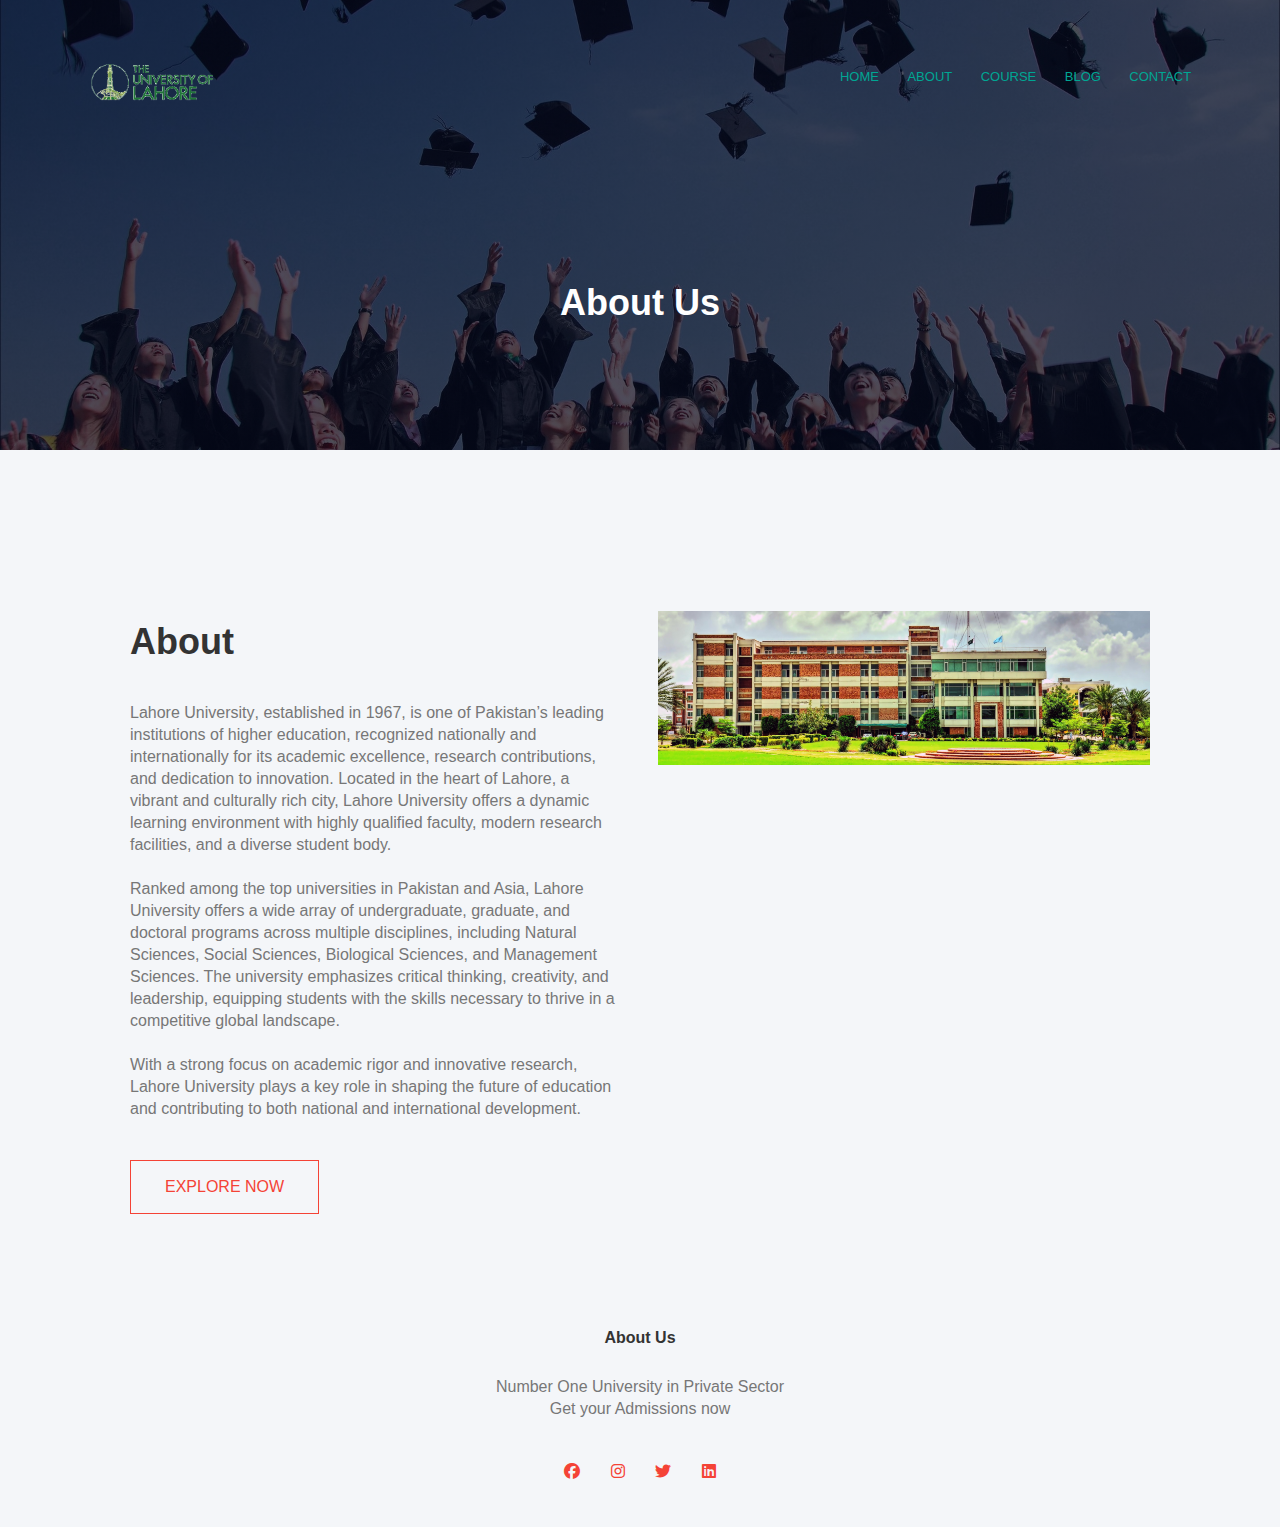
<file: YoungDev Task/About.html>
<!DOCTYPE html>
<html lang="en">
<head>
  <meta name="viewport" content="width=device-width, initial-scale=1.0">
  <title>University Website Design - Easy Tutorials</title>

  <!-- CSS -->
  <link rel="stylesheet" href="style.css">

  <!-- Google Fonts -->
  <link rel="preconnect" href="https://fonts.googleapis.com">
  <link rel="preconnect" href="https://fonts.gstatic.com" crossorigin>
  <link href="https://fonts.googleapis.com/css2?family=Poppins:wght@100;200;300;400;600;700&display=swap" rel="stylesheet">

  <!-- Font Awesome 6 (latest) -->
  <link rel="stylesheet" href="https://cdnjs.cloudflare.com/ajax/libs/font-awesome/6.5.0/css/all.min.css">
</head>

<body>
  <!-- HEADER -->
  <section class="sub-header">
    <nav>
      <a href="index.html"><img src="image/logo.png" alt="Logo"></a>
      
      <!-- Fixed opening tag for nav-links -->
      <div class="nav-links" id="navLinks">
        <i class="fa-solid fa-xmark" onclick="hideMenu()"></i>
          
        <ul>
          <li><a href="index.html">HOME</a></li>
          <li><a href="About.html">ABOUT</a></li>
          <li><a href="course.html">COURSE</a></li>
          <li><a href="blog.html">BLOG</a></li>
          <li><a href="contact.html">CONTACT</a></li>
        </ul>
      </div>

      <i class="fa-solid fa-bars" onclick="showMenu()"></i>
    </nav>
    <h1>About Us</h1>
  </section>

  <!-- ABOUT SECTION -->
  <section class="about-us">
    <div class="row">
      <div class="about-col">
        <h1>About</h1>
          <p>
  <b>Lahore University</b>, established in 1967, is one of Pakistan’s leading institutions of higher education, recognized nationally and internationally for its academic excellence, research contributions, and dedication to innovation. Located in the heart of <b>Lahore</b>, a vibrant and culturally rich city, Lahore University offers a dynamic learning environment with highly qualified faculty, modern research facilities, and a diverse student body.<br><br>

  Ranked among the top universities in Pakistan and Asia, Lahore University offers a wide array of <b>undergraduate, graduate, and doctoral programs</b> across multiple disciplines, including <b>Natural Sciences, Social Sciences, Biological Sciences, and Management Sciences</b>. The university emphasizes critical thinking, creativity, and leadership, equipping students with the skills necessary to thrive in a competitive global landscape.<br><br>

  With a strong focus on <b>academic rigor and innovative research</b>, Lahore University plays a key role in shaping the future of education and contributing to both national and international development.
</p>
        <a href="Explore.html" class="hero-btn red-btn">EXPLORE NOW</a>
      </div>
      <div class="about-col">
        <img src="image/banner%202.jpg" alt="About Us">
      </div>
    </div>
  </section>

  <!-- FOOTER -->
  <section class="footer">
    <h4>About Us</h4>
    <p>Number One University in Private Sector<br>Get your Admissions now</p>
    <div class="icons">
      <i class="fa-brands fa-facebook"></i>
      <i class="fa-brands fa-instagram"></i>
      <i class="fa-brands fa-twitter"></i>
      <i class="fa-brands fa-linkedin"></i>
    </div>
  </section>

  <!-- SCRIPT -->
  <script>
    var navLinks = document.getElementById("navLinks");
    function showMenu() {
      navLinks.style.right = "0";
    }
    function hideMenu() {
      navLinks.style.right = "-200px";
    }
  </script>
</body>
</html>
</file>
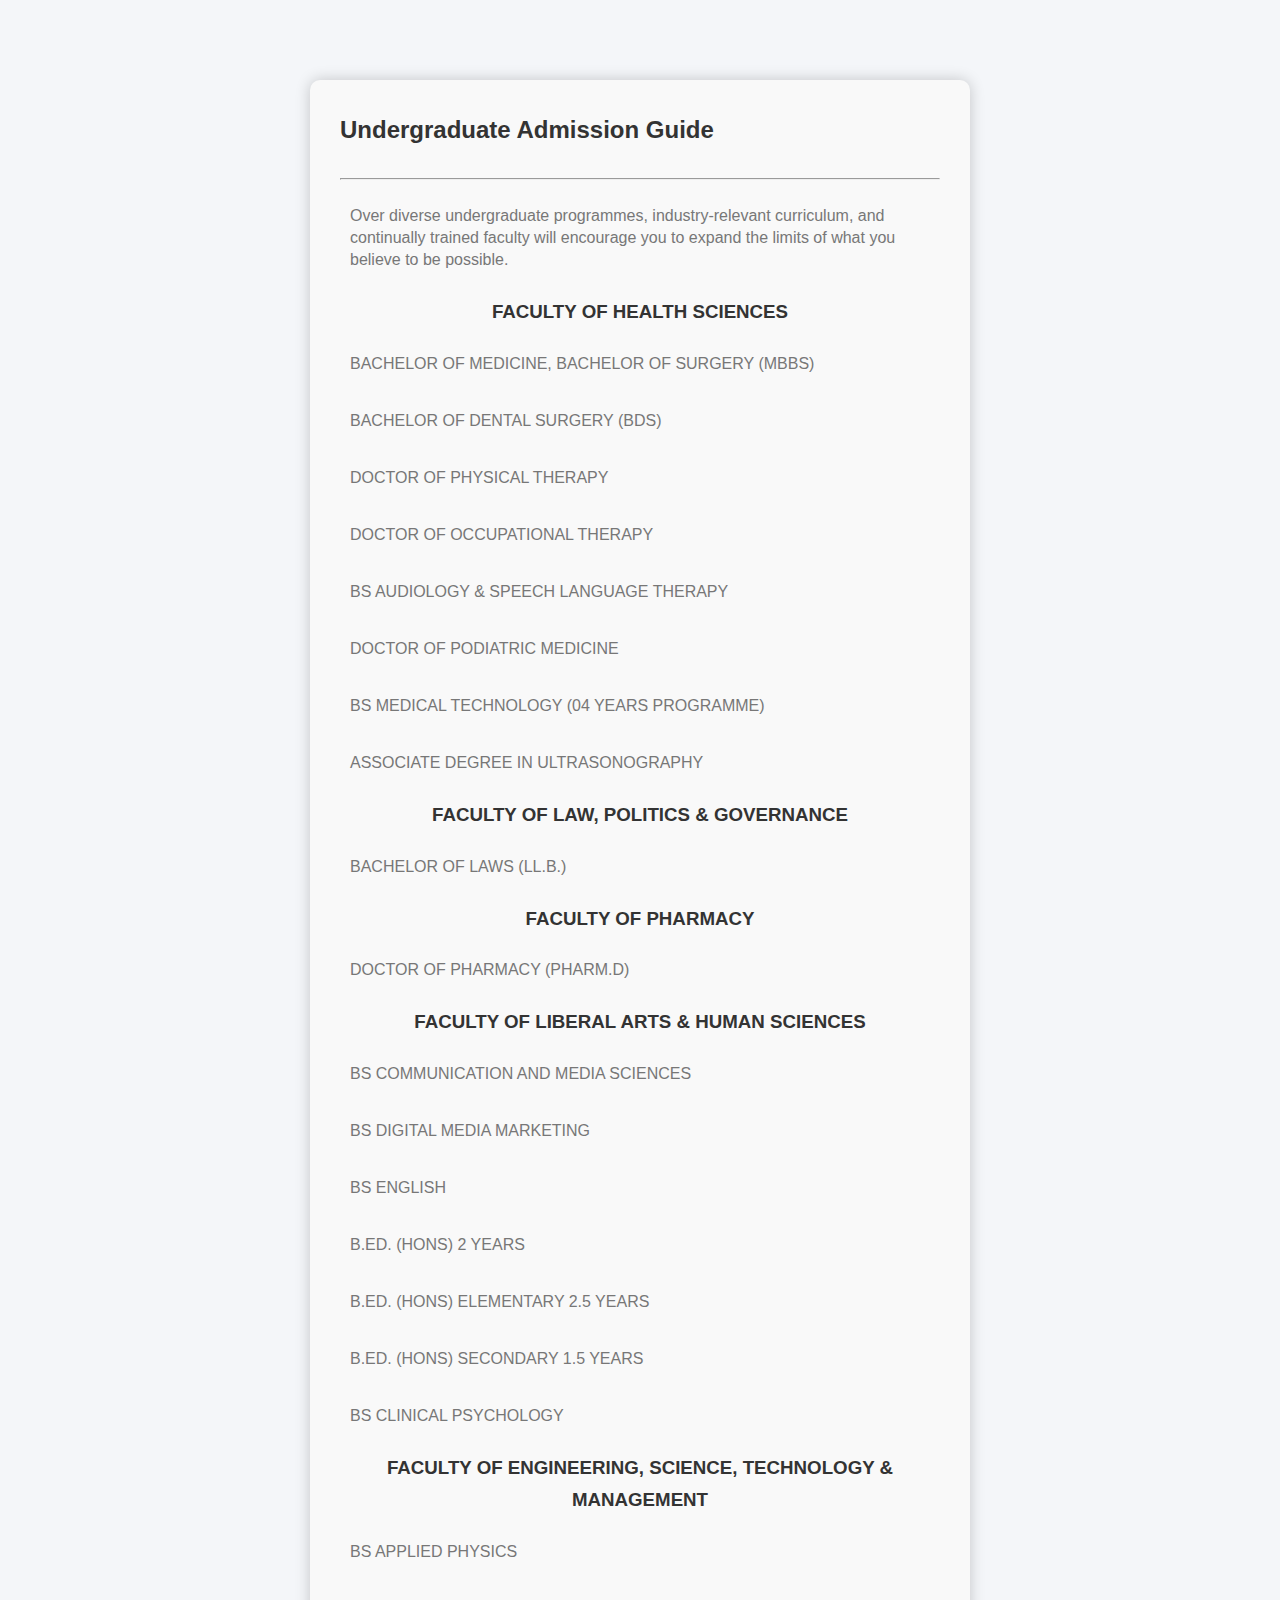
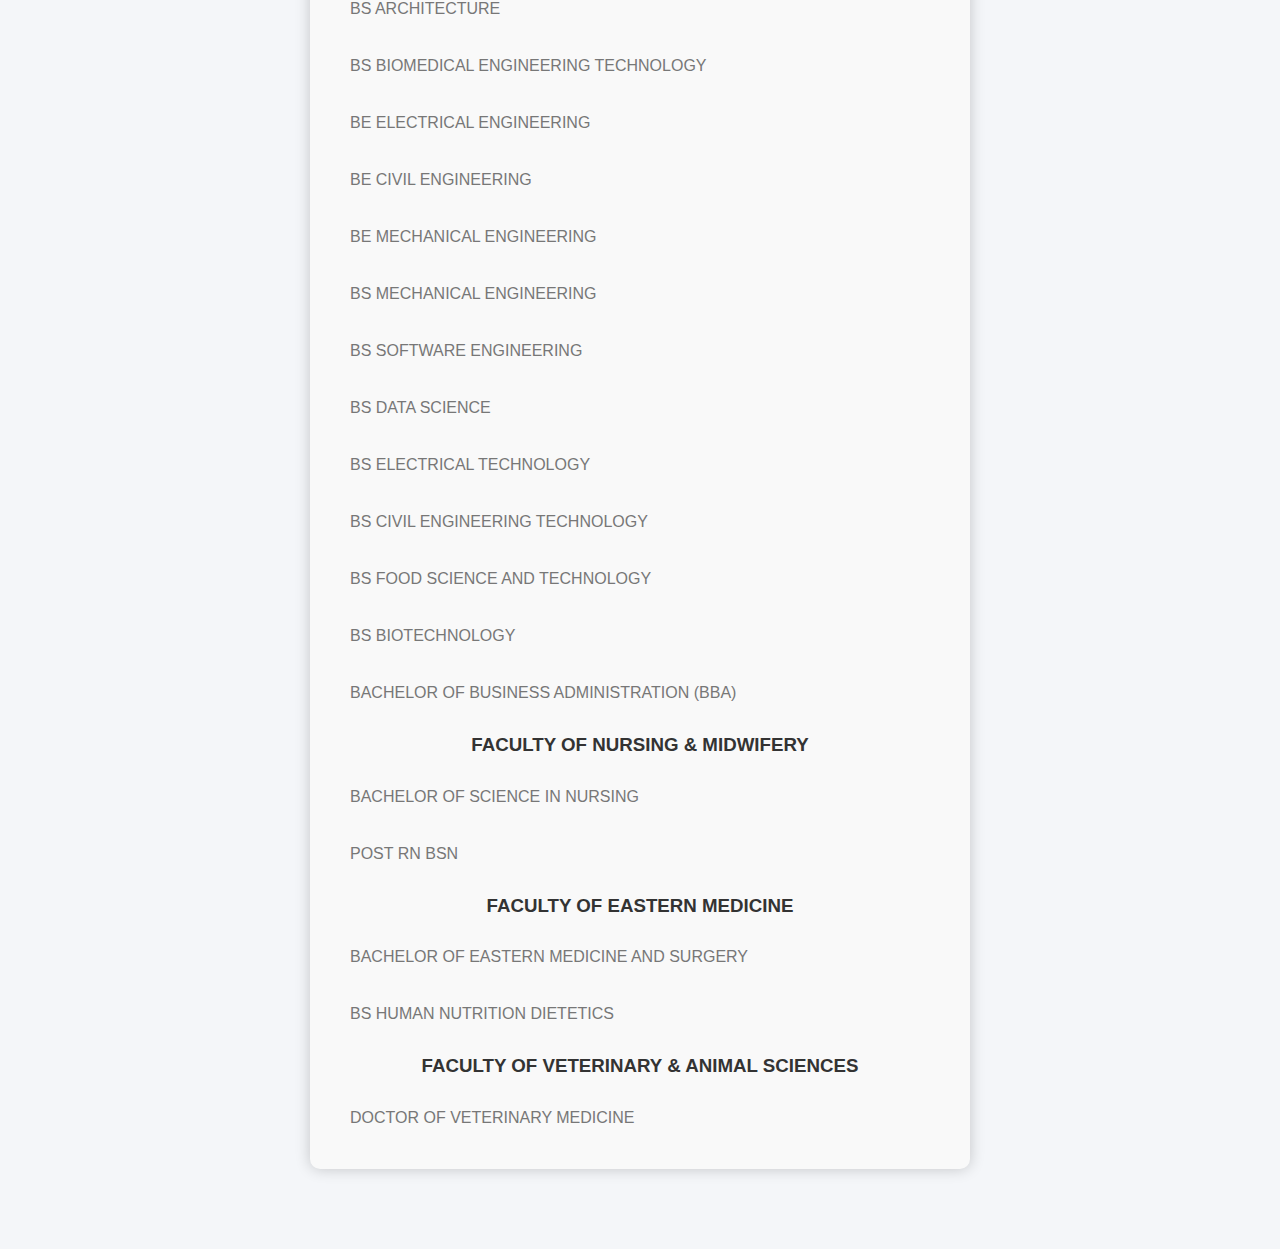
<file: YoungDev Task/Admission.html>
<!DOCTYPE html>
<html>
<head>
    <meta charset="UTF-8">
    <title>Courses Offered</title>
    <link rel="stylesheet" href="style.css">
    <style>
        .admission-box {
            background-color: #f9f9f9;
            padding: 30px;
            border-radius: 10px;
            width: 600px;
            margin: 80px auto;
            box-shadow: 0 0 15px rgba(0,0,0,0.2);
            font-family: 'Poppins', sans-serif;
        }
    </style>
</head>
<body>
    <div class="admission-box">
        <h2><b>Undergraduate Admission Guide</b></h2><br><hr>
        <!-- 🖊 Add your content below this line -->
    <p>Over diverse undergraduate programmes, industry-relevant curriculum, and continually trained faculty will encourage you to expand the limits of what you believe to be possible.</p>
       <h3>FACULTY OF HEALTH SCIENCES</h3>
<p>BACHELOR OF MEDICINE, BACHELOR OF SURGERY (MBBS)</p>
<p>BACHELOR OF DENTAL SURGERY (BDS)</p>
<p>DOCTOR OF PHYSICAL THERAPY</p>
<p>DOCTOR OF OCCUPATIONAL THERAPY</p>
<p>BS AUDIOLOGY & SPEECH LANGUAGE THERAPY</p>
<p>DOCTOR OF PODIATRIC MEDICINE</p>
<p>BS MEDICAL TECHNOLOGY (04 YEARS PROGRAMME)</p>
<p>ASSOCIATE DEGREE IN ULTRASONOGRAPHY</p>

<h3>FACULTY OF LAW, POLITICS & GOVERNANCE</h3>
<p>BACHELOR OF LAWS (LL.B.)</p>

<h3>FACULTY OF PHARMACY</h3>
<p>DOCTOR OF PHARMACY (PHARM.D)</p>

<h3>FACULTY OF LIBERAL ARTS & HUMAN SCIENCES</h3>
<p>BS COMMUNICATION AND MEDIA SCIENCES</p>
<p>BS DIGITAL MEDIA MARKETING</p>
<p>BS ENGLISH</p>
<p>B.ED. (HONS) 2 YEARS</p>
<p>B.ED. (HONS) ELEMENTARY 2.5 YEARS</p>
<p>B.ED. (HONS) SECONDARY 1.5 YEARS</p>
<p>BS CLINICAL PSYCHOLOGY</p>

<h3>FACULTY OF ENGINEERING, SCIENCE, TECHNOLOGY & MANAGEMENT</h3>
<p>BS APPLIED PHYSICS</p>
<p>BS ARCHITECTURE</p>
<p>BS BIOMEDICAL ENGINEERING TECHNOLOGY</p>
<p>BE ELECTRICAL ENGINEERING</p>
<p>BE CIVIL ENGINEERING</p>
<p>BE MECHANICAL ENGINEERING</p>
<p>BS MECHANICAL ENGINEERING</p>
<p>BS SOFTWARE ENGINEERING</p>
<p>BS DATA SCIENCE</p>
<p>BS ELECTRICAL TECHNOLOGY</p>
<p>BS CIVIL ENGINEERING TECHNOLOGY</p>
<p>BS FOOD SCIENCE AND TECHNOLOGY</p>
<p>BS BIOTECHNOLOGY</p>
<p>BACHELOR OF BUSINESS ADMINISTRATION (BBA)</p>

<h3>FACULTY OF NURSING & MIDWIFERY</h3>
<p>BACHELOR OF SCIENCE IN NURSING</p>
<p>POST RN BSN</p>

<h3>FACULTY OF EASTERN MEDICINE</h3>
<p>BACHELOR OF EASTERN MEDICINE AND SURGERY</p>
<p>BS HUMAN NUTRITION DIETETICS</p>

<h3>FACULTY OF VETERINARY & ANIMAL SCIENCES</h3>
<p>DOCTOR OF VETERINARY MEDICINE</p>

        <!-- 🖊 ...and continue here -->
    </div>
</body>
</html>
</file>
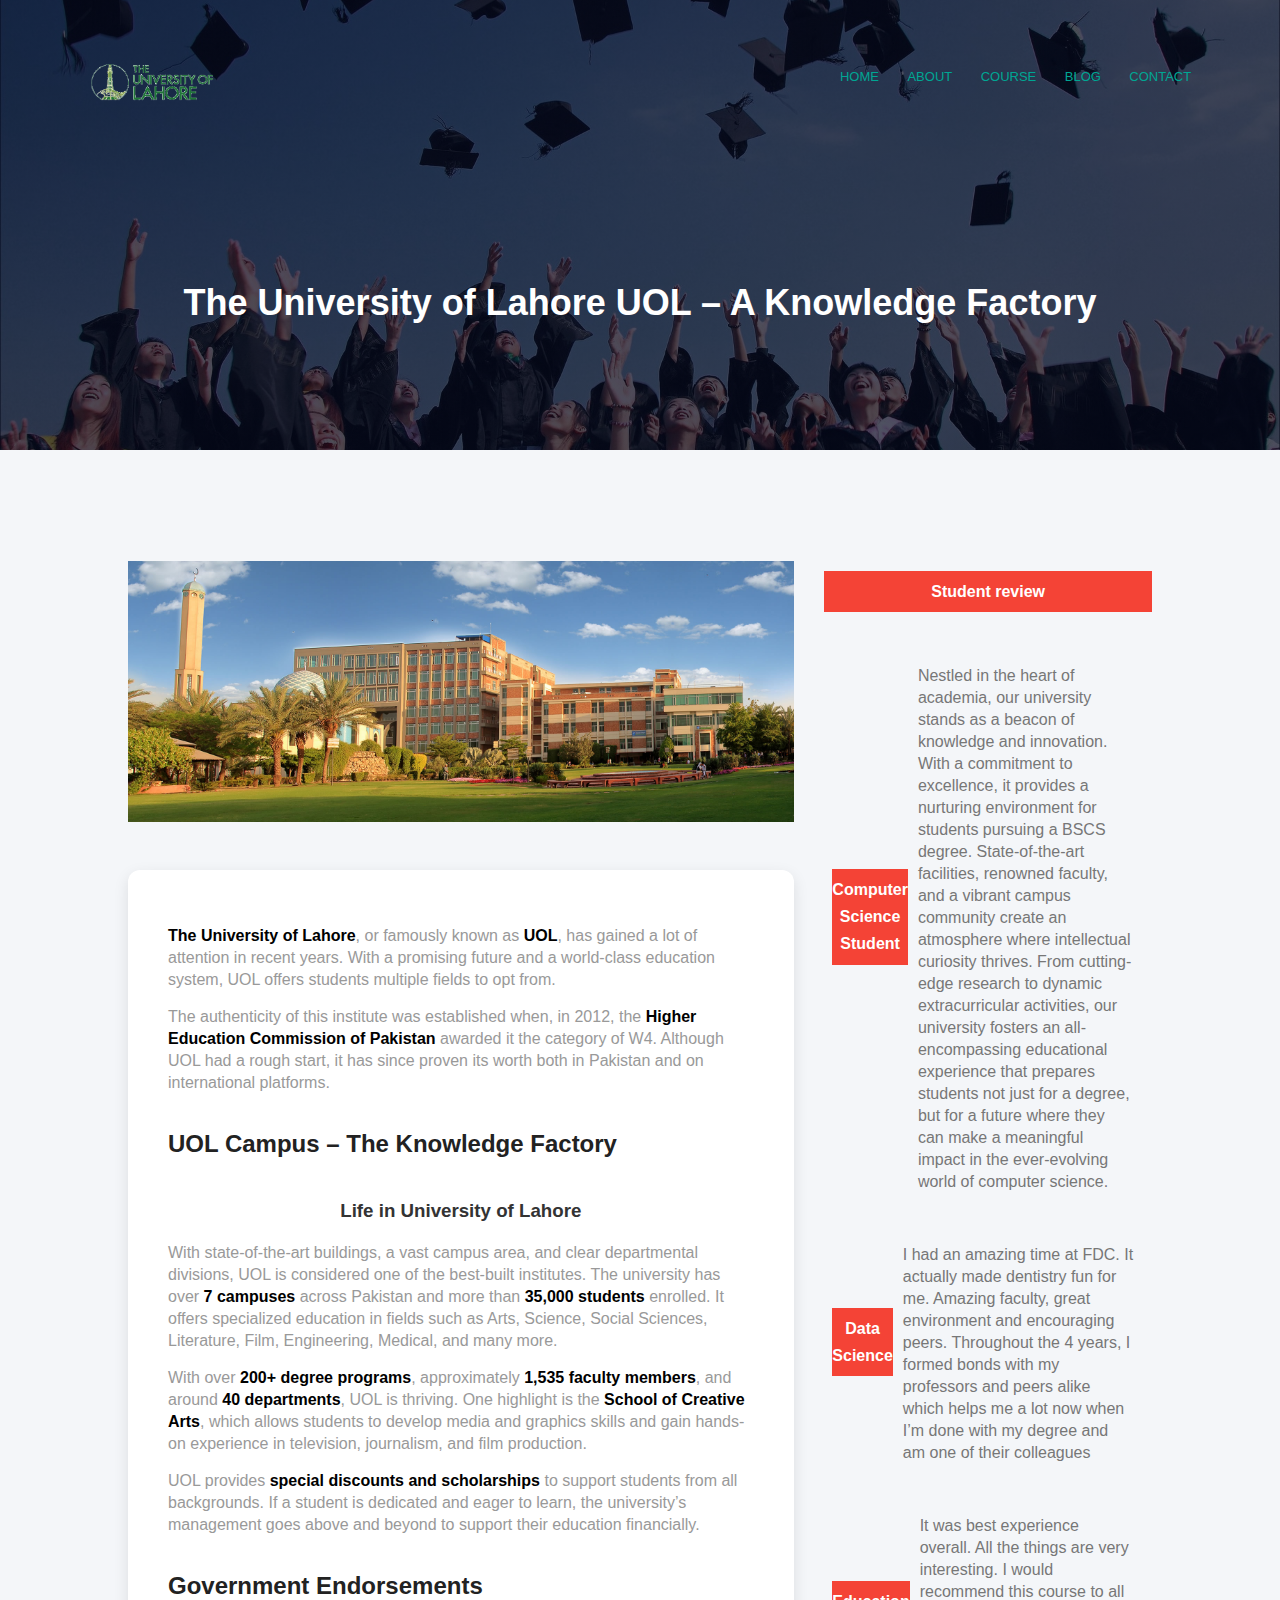
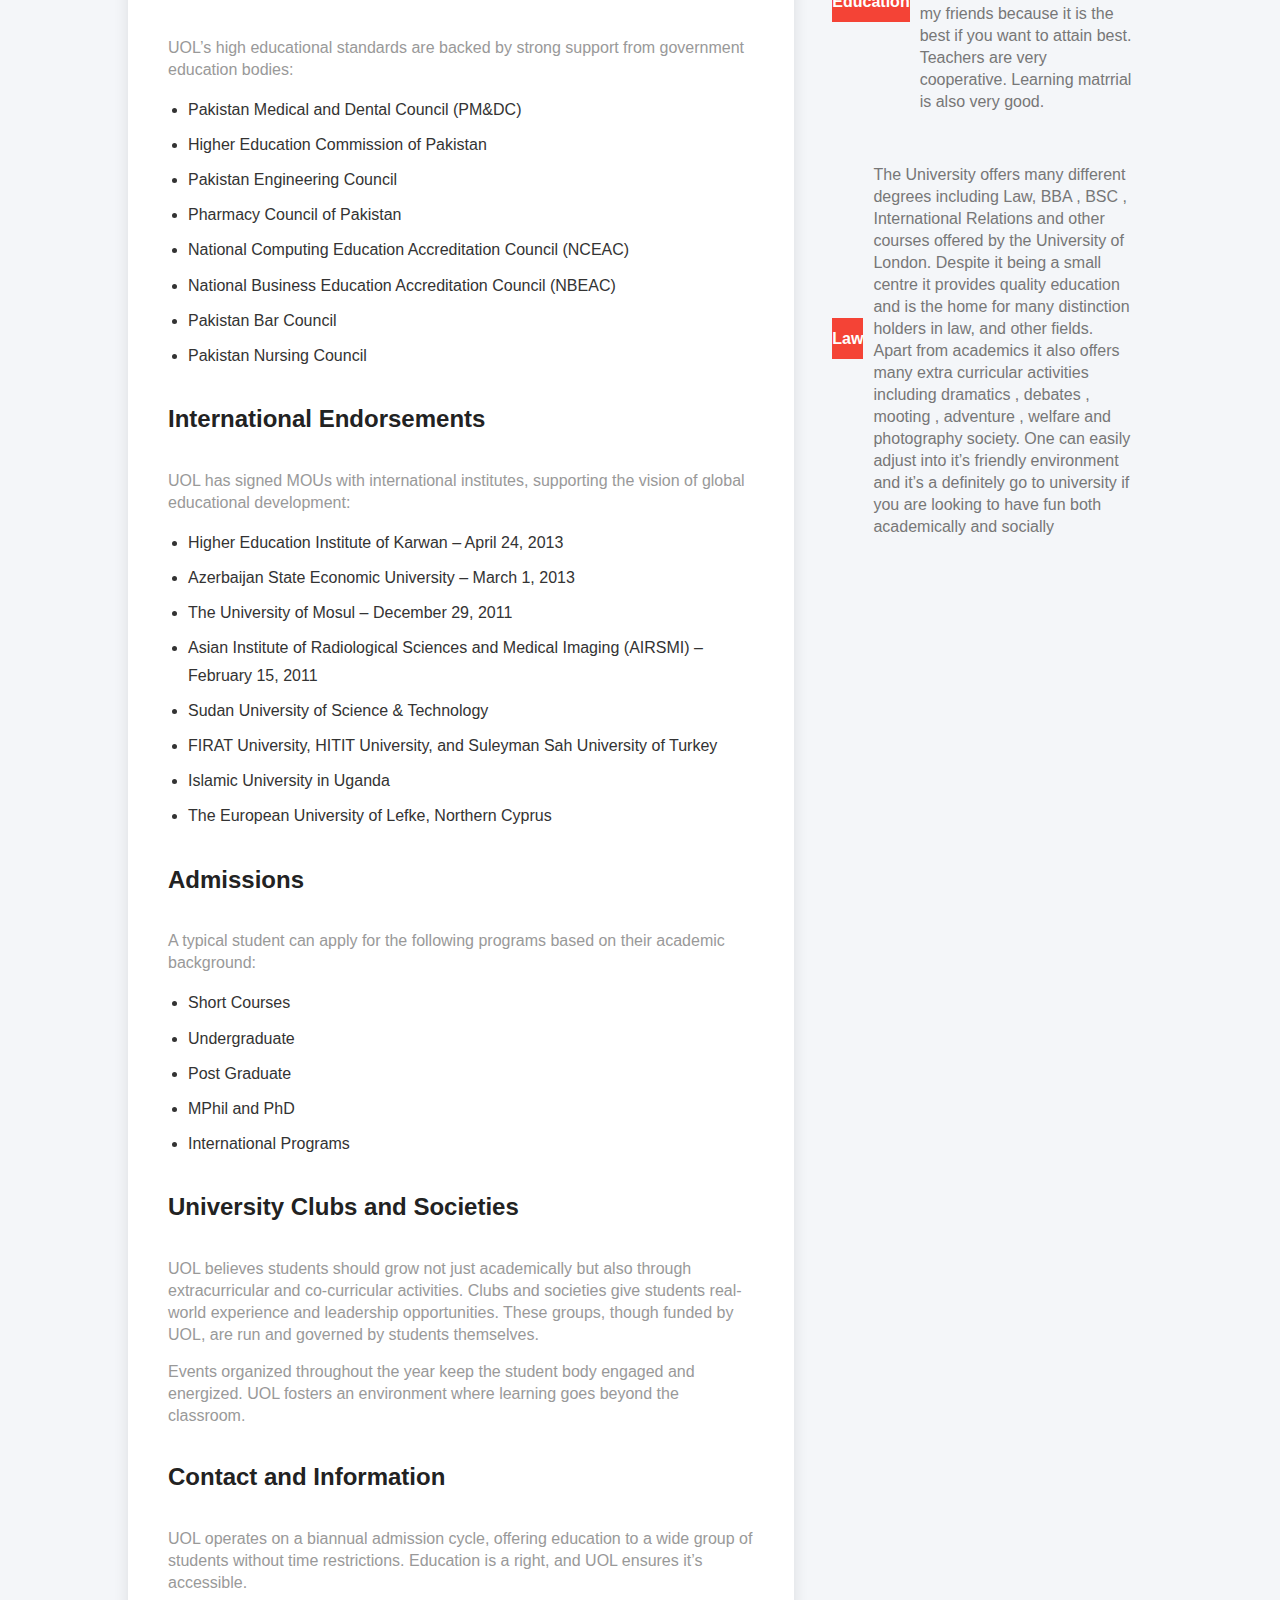
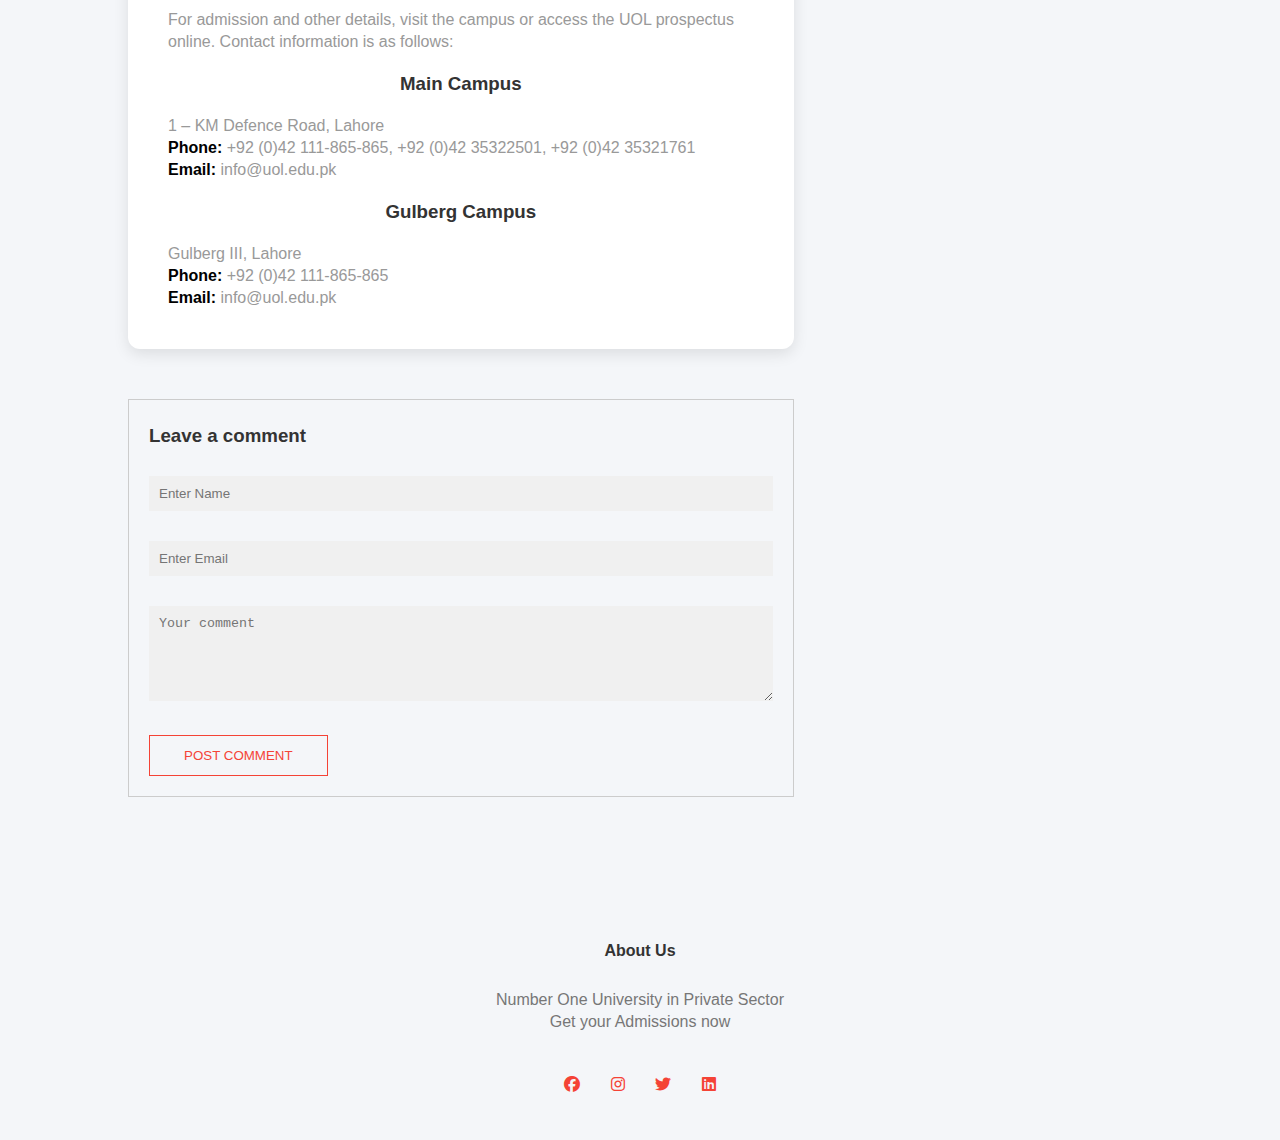
<file: YoungDev Task/blog.html>
<!DOCTYPE html>
<html lang="en">
<head>
  <meta name="viewport" content="width=device-width, initial-scale=1.0">
  <title>University Website Design - Easy Tutorials</title>

  <!-- CSS -->
  <link rel="stylesheet" href="style.css">

  <!-- Google Fonts -->
  <link rel="preconnect" href="https://fonts.googleapis.com">
  <link rel="preconnect" href="https://fonts.gstatic.com" crossorigin>
  <link href="https://fonts.googleapis.com/css2?family=Poppins:wght@100;200;300;400;600;700&display=swap" rel="stylesheet">

  <!-- Font Awesome 6 (latest) -->
  <link rel="stylesheet" href="https://cdnjs.cloudflare.com/ajax/libs/font-awesome/6.5.0/css/all.min.css">
</head>

<body>
  <!-- HEADER -->
  <section class="sub-header">
    <nav>
      <a href="index.html"><img src="image/logo.png" alt="Logo"></a>
      
      <!-- Fixed opening tag for nav-links -->
      <div class="nav-links" id="navLinks">
        <i class="fa-solid fa-xmark" onclick="hideMenu()"></i>
        <ul>
          <li><a href="index.html">HOME</a></li>
          <li><a href="About.html">ABOUT</a></li>
          <li><a href="course.html">COURSE</a></li>
          <li><a href="blog.html">BLOG</a></li>
          <li><a href="contact.html">CONTACT</a></li>
        </ul>
      </div>

      <i class="fa-solid fa-bars" onclick="showMenu()"></i>
    </nav>
    <h1>The University of Lahore UOL – A Knowledge Factory</h1>
  </section>
    <section class="blog-content">
        <div class="row">
        <div class="blog-left">
            <img src="image/uol%20build.jpg">
            <section id="uol-overview">
  

  <p><strong>The University of Lahore</strong>, or famously known as <strong>UOL</strong>, has gained a lot of attention in recent years. With a promising future and a world-class education system, UOL offers students multiple fields to opt from.</p>

  <p>The authenticity of this institute was established when, in 2012, the <strong>Higher Education Commission of Pakistan</strong> awarded it the category of W4. Although UOL had a rough start, it has since proven its worth both in Pakistan and on international platforms.</p>

  <h2>UOL Campus – The Knowledge Factory</h2>
  <h3>Life in University of Lahore</h3>
  <p>
    With state-of-the-art buildings, a vast campus area, and clear departmental divisions, UOL is considered one of the best-built institutes. The university has over <strong>7 campuses</strong> across Pakistan and more than <strong>35,000 students</strong> enrolled. It offers specialized education in fields such as Arts, Science, Social Sciences, Literature, Film, Engineering, Medical, and many more.
  </p>

  <p>
    With over <strong>200+ degree programs</strong>, approximately <strong>1,535 faculty members</strong>, and around <strong>40 departments</strong>, UOL is thriving. One highlight is the <strong>School of Creative Arts</strong>, which allows students to develop media and graphics skills and gain hands-on experience in television, journalism, and film production.
  </p>

  <p>
    UOL provides <strong>special discounts and scholarships</strong> to support students from all backgrounds. If a student is dedicated and eager to learn, the university’s management goes above and beyond to support their education financially.
  </p>

  <h2>Government Endorsements</h2>
  <p>UOL’s high educational standards are backed by strong support from government education bodies:</p>
  <ul>
    <li>Pakistan Medical and Dental Council (PM&DC)</li>
    <li>Higher Education Commission of Pakistan</li>
    <li>Pakistan Engineering Council</li>
    <li>Pharmacy Council of Pakistan</li>
    <li>National Computing Education Accreditation Council (NCEAC)</li>
    <li>National Business Education Accreditation Council (NBEAC)</li>
    <li>Pakistan Bar Council</li>
    <li>Pakistan Nursing Council</li>
  </ul>

  <h2>International Endorsements</h2>
  <p>UOL has signed MOUs with international institutes, supporting the vision of global educational development:</p>
  <ul>
    <li>Higher Education Institute of Karwan – April 24, 2013</li>
    <li>Azerbaijan State Economic University – March 1, 2013</li>
    <li>The University of Mosul – December 29, 2011</li>
    <li>Asian Institute of Radiological Sciences and Medical Imaging (AIRSMI) – February 15, 2011</li>
    <li>Sudan University of Science & Technology</li>
    <li>FIRAT University, HITIT University, and Suleyman Sah University of Turkey</li>
    <li>Islamic University in Uganda</li>
    <li>The European University of Lefke, Northern Cyprus</li>
  </ul>

  <h2>Admissions</h2>
  <p>A typical student can apply for the following programs based on their academic background:</p>
  <ul>
    <li>Short Courses</li>
    <li>Undergraduate</li>
    <li>Post Graduate</li>
    <li>MPhil and PhD</li>
    <li>International Programs</li>
  </ul>

  <h2>University Clubs and Societies</h2>
  <p>
    UOL believes students should grow not just academically but also through extracurricular and co-curricular activities. Clubs and societies give students real-world experience and leadership opportunities. These groups, though funded by UOL, are run and governed by students themselves.
  </p>

  <p>
    Events organized throughout the year keep the student body engaged and energized. UOL fosters an environment where learning goes beyond the classroom.
  </p>

  <h2>Contact and Information</h2>
  <p>
    UOL operates on a biannual admission cycle, offering education to a wide group of students without time restrictions. Education is a right, and UOL ensures it’s accessible.
  </p>

  <p>
    For admission and other details, visit the campus or access the UOL prospectus online. Contact information is as follows:
  </p>

  <h3>Main Campus</h3>
  <p>
    1 – KM Defence Road, Lahore<br>
    <strong>Phone:</strong> +92 (0)42 111-865-865, +92 (0)42 35322501, +92 (0)42 35321761<br>
    <strong>Email:</strong> info@uol.edu.pk
  </p>

  <h3>Gulberg Campus</h3>
  <p>
    Gulberg III, Lahore<br>
    <strong>Phone:</strong> +92 (0)42 111-865-865<br>
    <strong>Email:</strong> info@uol.edu.pk
  </p>
</section>

            
            
            <div class="comment-box">
                <h3>Leave a comment</h3>
                <form class="comment-form">
                <input type="text" placeholder="Enter Name">
                    <input type="email" placeholder="Enter Email">
                    <textarea rows="5" placeholder="Your comment"></textarea>
                        <button type="submit" class="hero-btn red-btn">POST COMMENT</button></form></div>
            </div>
            <div class="blog-right">
                <h3>Student review</h3>
                <div>
                    <h3>Computer Science Student</h3>
                    <p>Nestled in the heart of academia, our university stands as a beacon of knowledge and innovation. With a commitment to excellence, it provides a nurturing environment for students pursuing a BSCS degree. State-of-the-art facilities, renowned faculty, and a vibrant campus community create an atmosphere where intellectual curiosity thrives. From cutting-edge research to dynamic extracurricular activities, our university fosters an all-encompassing educational experience that prepares students not just for a degree, but for a future where they can make a meaningful impact in the ever-evolving world of computer science.</p>
                </div>
                <div>
                    <h3>Data Science</h3>
                    <p>I had an amazing time at FDC. It actually made dentistry fun for me. Amazing faculty, great environment and encouraging peers. Throughout the 4 years, I formed bonds with my professors and peers alike which helps me a lot now when I’m done with my degree and am one of their colleagues</p>
                </div>
                <div>
                    <h3>Education</h3>
                    <p>It was best experience overall. All the things are very interesting. I would recommend this course to all my friends because it is the best if you want to attain best.
Teachers are very cooperative.
Learning matrrial is also very good.</p>
                </div>
                <div>
                    <h3>Law</h3>
                    <p>The University offers many different degrees including Law, BBA , BSC , International Relations and other courses offered by the University of London. Despite it being a small centre it provides quality education and is the home for many distinction holders in law, and other fields. Apart from academics it also offers many extra curricular activities including dramatics , debates , mooting , adventure , welfare and photography society. One can easily adjust into it’s friendly environment and it’s a definitely go to university if you are looking to have fun both academically and socially</p>
                </div>
               
            </div>
        </div>
    </section>

  

  <!-- FOOTER -->
  <section class="footer">
    <h4>About Us</h4>
    <p>Number One University in Private Sector<br>Get your Admissions now</p>
    <div class="icons">
      <i class="fa-brands fa-facebook"></i>
      <i class="fa-brands fa-instagram"></i>
      <i class="fa-brands fa-twitter"></i>
      <i class="fa-brands fa-linkedin"></i>
    </div>
  </section>

  <!-- SCRIPT -->
  <script>
    var navLinks = document.getElementById("navLinks");
    function showMenu() {
      navLinks.style.right = "0";
    }
    function hideMenu() {
      navLinks.style.right = "-200px";
    }
  </script>
</body>
</html>
</file>
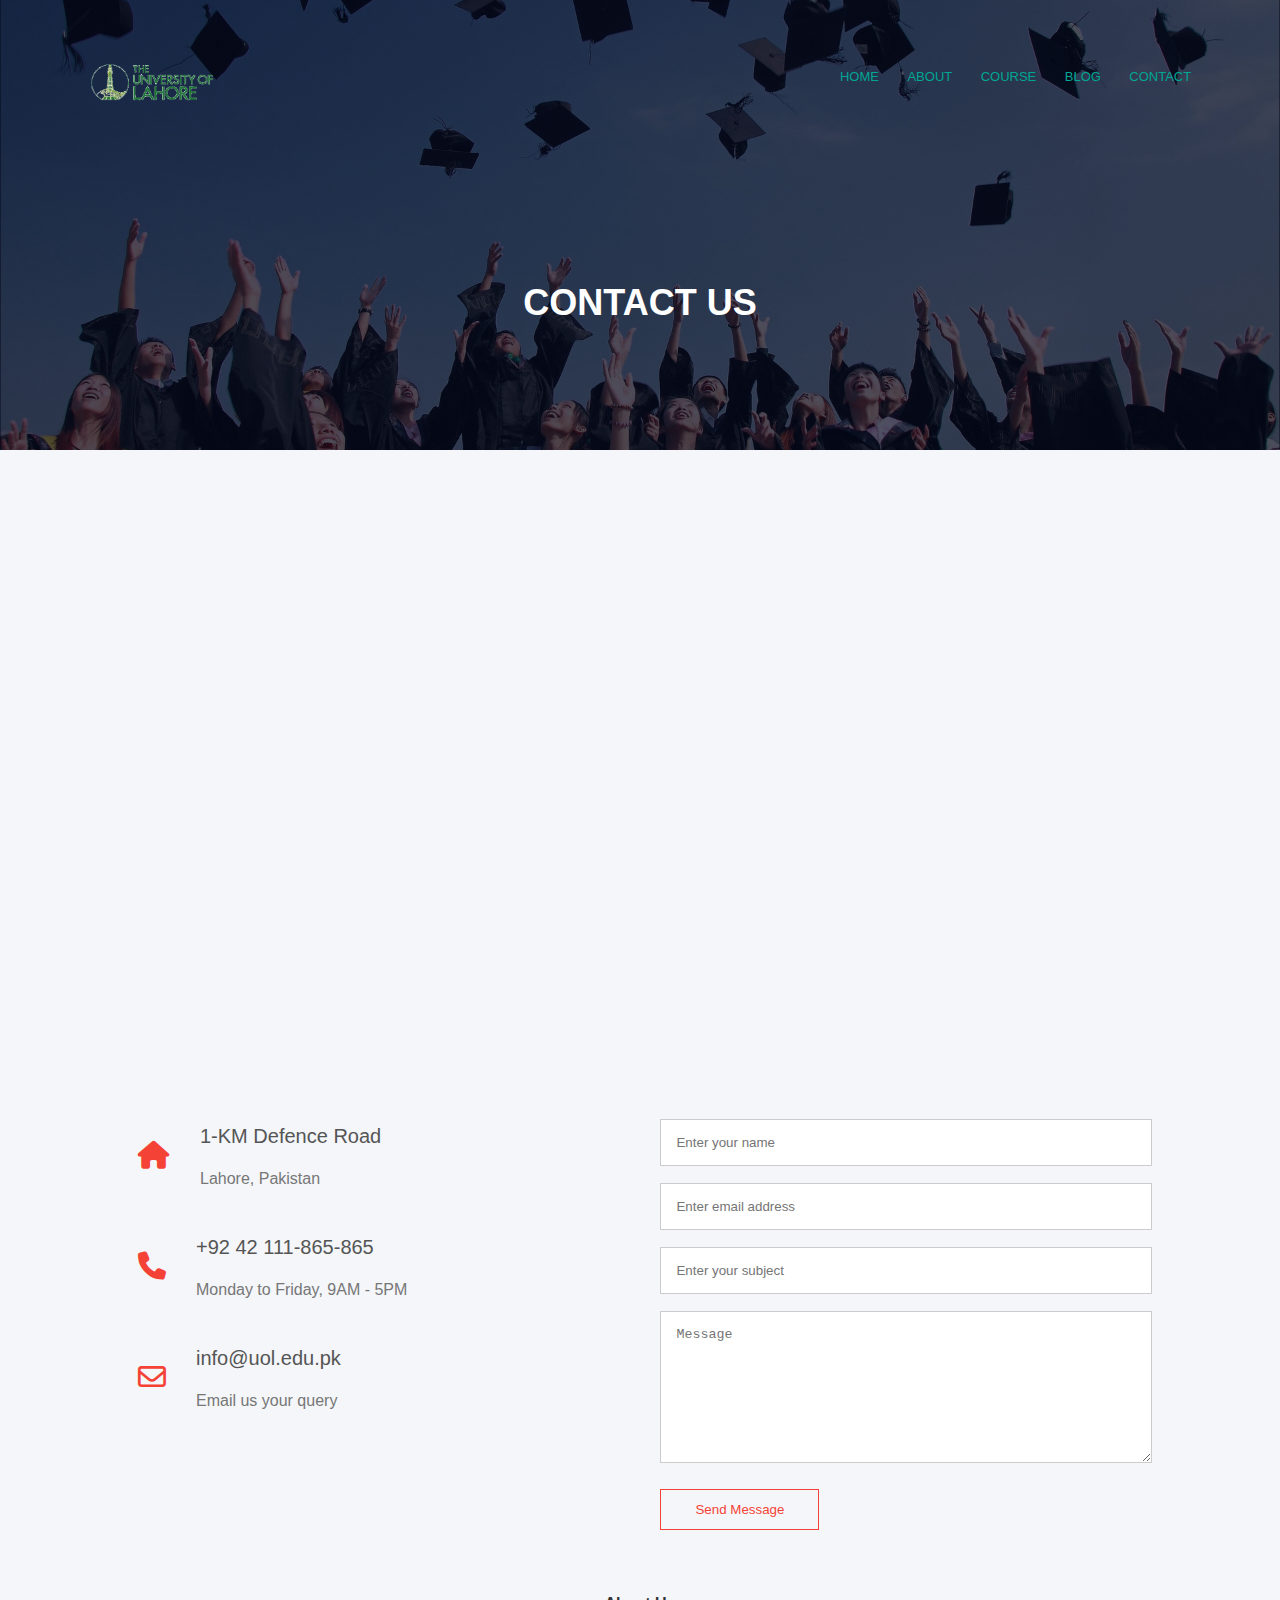
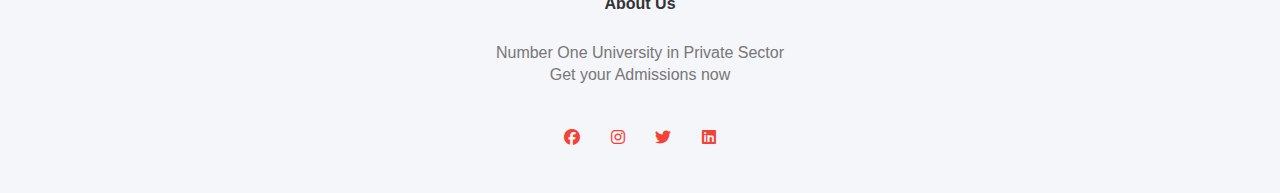
<file: YoungDev Task/contact.html>
<!DOCTYPE html>
<html lang="en">
<head>
  <meta name="viewport" content="width=device-width, initial-scale=1.0">
  <title>University Website Design - Easy Tutorials</title>

  <!-- CSS -->
  <link rel="stylesheet" href="style.css">

  <!-- Google Fonts -->
  <link rel="preconnect" href="https://fonts.googleapis.com">
  <link rel="preconnect" href="https://fonts.gstatic.com" crossorigin>
  <link href="https://fonts.googleapis.com/css2?family=Poppins:wght@100;200;300;400;600;700&display=swap" rel="stylesheet">

  <!-- Font Awesome 6 (latest) -->
  <link rel="stylesheet" href="https://cdnjs.cloudflare.com/ajax/libs/font-awesome/6.5.0/css/all.min.css">
</head>

<body>
  <!-- HEADER -->
  <section class="sub-header">
    <nav>
      <a href="index.html"><img src="image/logo.png" alt="Logo"></a>
      
      <!-- Fixed opening tag for nav-links -->
      <div class="nav-links" id="navLinks">
        <i class="fa-solid fa-xmark" onclick="hideMenu()"></i>
        <ul>
          <li><a href="index.html">HOME</a></li>
          <li><a href="About.html">ABOUT</a></li>
          <li><a href="course.html">COURSE</a></li>
          <li><a href="blog.html">BLOG</a></li>
          <li><a href="contact.html">CONTACT</a></li>
        </ul>
      </div>

      <i class="fa-solid fa-bars" onclick="showMenu()"></i>
    </nav>
    <h1>CONTACT US</h1>
  </section>

  <section class="location">
      <iframe 
    src="https://www.google.com/maps/embed?pb=!1m18!1m12!1m3!1d13610.154917220437!2d74.2589410173626!3d31.337965272807993!2m3!1f0!2f0!3f0!3m2!1i1024!2i768!4f13.1!3m3!1m2!1s0x391904df29ec4c91%3A0x6484ff38e8f5127a!2sThe%20University%20of%20Lahore!5e0!3m2!1sen!2s!4v1691492537298!5m2!1sen!2s" 
    width="600" 
    height="450" 
    style="border:0;" 
    allowfullscreen="" 
    loading="lazy" 
    referrerpolicy="no-referrer-when-downgrade">
</iframe>

    </section>
    <section class="contact-us">
        <div class="row">
            <div class="contact-col">
                <div>
  <i class="fa-solid fa-home"></i>
  <span>
    <h5>1-KM Defence Road</h5>
    <p>Lahore, Pakistan</p>
  </span>
</div>

<div>
  <i class="fa-solid fa-phone"></i>
  <span>
    <h5>+92 42 111-865-865</h5>
    <p>Monday to Friday, 9AM - 5PM</p>
  </span>
</div>

<div>
  <i class="fa-regular fa-envelope"></i>
  <span>
    <h5>info@uol.edu.pk</h5>
    <p>Email us your query</p>
  </span>
</div>

</div>
<div class="contact-col">
<form action="file-handler.php" method="post">
<input type="text" placeholder="Enter your name" required>
<input type="email" placeholder="Enter email address" required>
<input type="text" placeholder="Enter your subject" required>
<textarea rows="8" placeholder="Message" required></textarea>
<button type="submit" class="hero-btn red-btn">Send Message</button>
</form>
</div>

</section>

  <!-- FOOTER -->
  <section class="footer">
    <h4>About Us</h4>
    <p>Number One University in Private Sector<br>Get your Admissions now</p>
    <div class="icons">
      <i class="fa-brands fa-facebook"></i>
      <i class="fa-brands fa-instagram"></i>
      <i class="fa-brands fa-twitter"></i>
      <i class="fa-brands fa-linkedin"></i>
    </div>
  </section>

  <!-- SCRIPT -->
  <script>
    var navLinks = document.getElementById("navLinks");
    function showMenu() {
      navLinks.style.right = "0";
    }
    function hideMenu() {
      navLinks.style.right = "-200px";
    }
  </script>
</body>
</html>
</file>
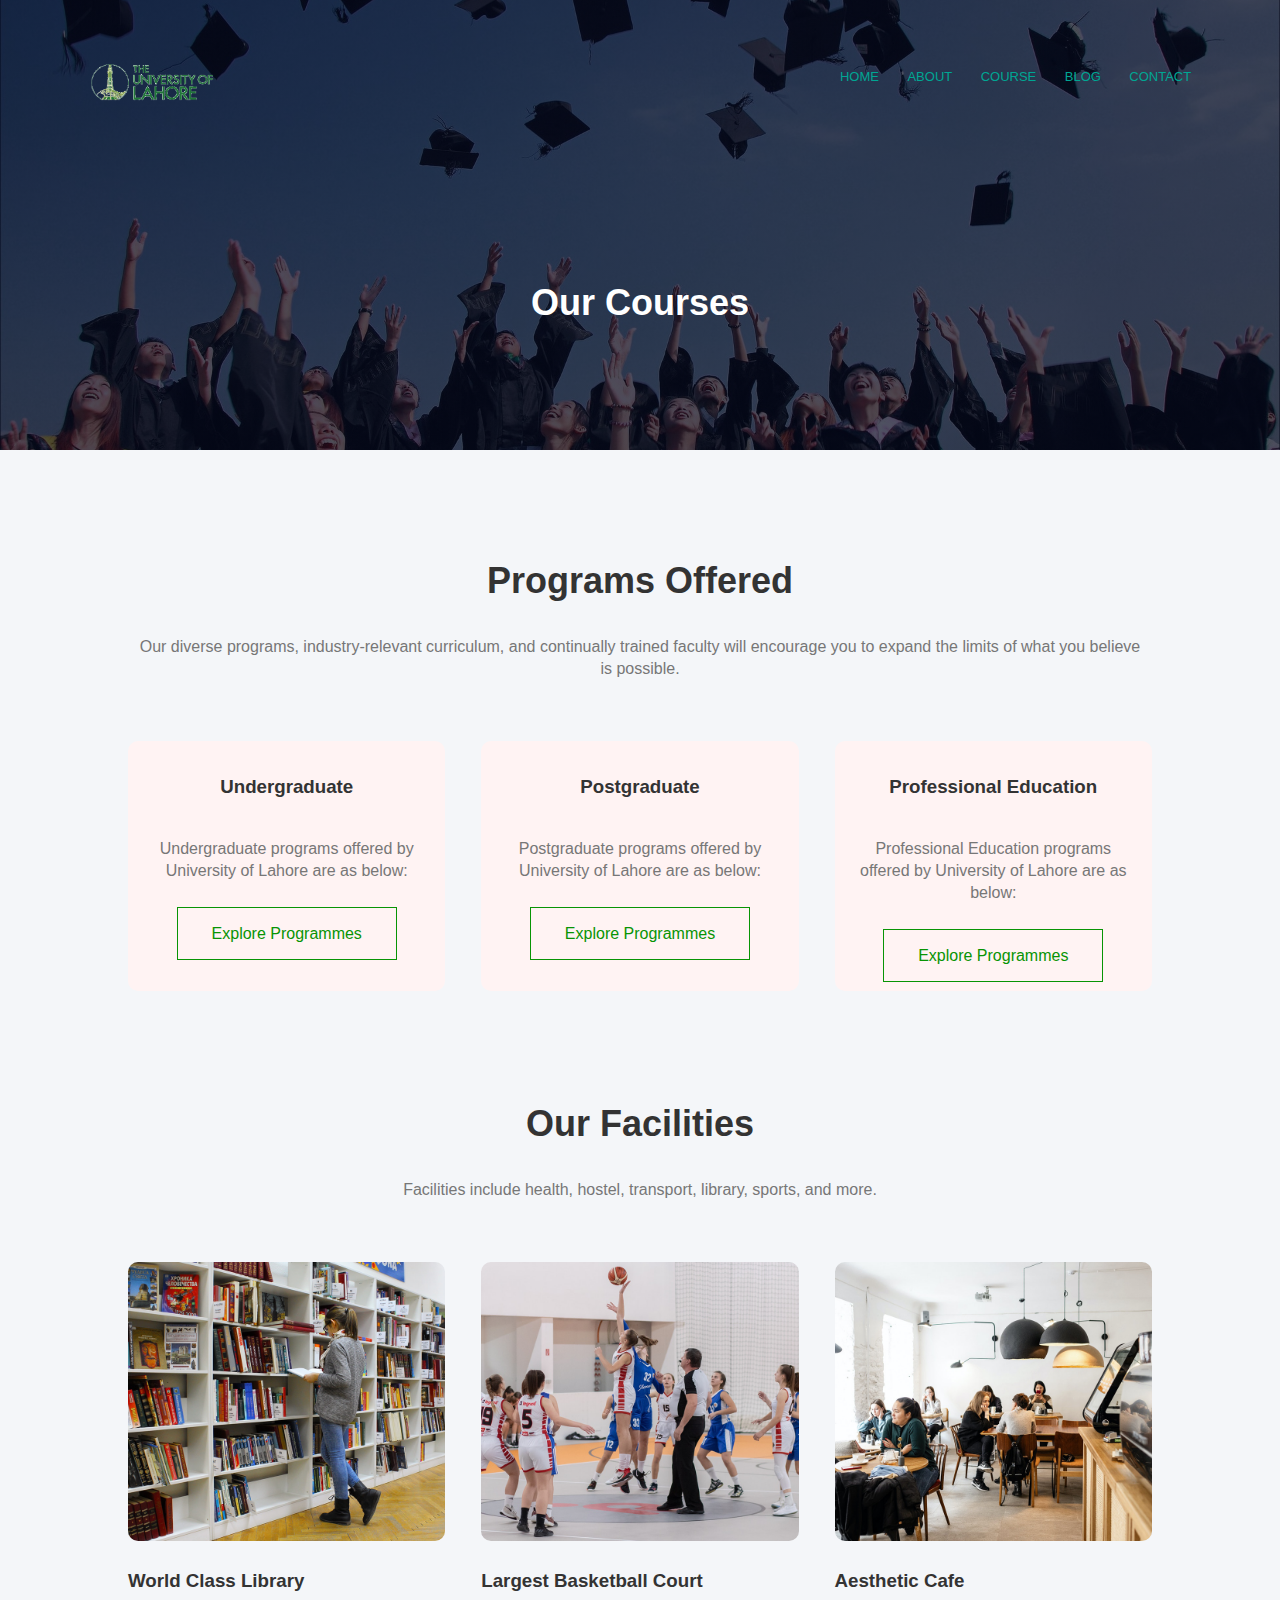
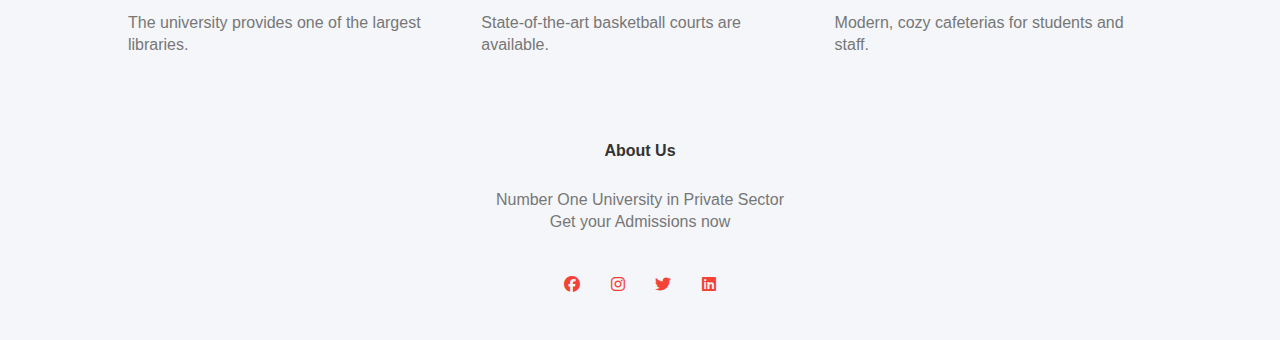
<file: YoungDev Task/course.html>
<!DOCTYPE html>
<html lang="en">
<head>
  <meta name="viewport" content="width=device-width, initial-scale=1.0">
  <title>University Website Design - Easy Tutorials</title>

  <!-- CSS -->
  <link rel="stylesheet" href="style.css">

  <!-- Google Fonts -->
  <link rel="preconnect" href="https://fonts.googleapis.com">
  <link rel="preconnect" href="https://fonts.gstatic.com" crossorigin>
  <link href="https://fonts.googleapis.com/css2?family=Poppins:wght@100;200;300;400;600;700&display=swap" rel="stylesheet">

  <!-- Font Awesome 6 (latest) -->
  <link rel="stylesheet" href="https://cdnjs.cloudflare.com/ajax/libs/font-awesome/6.5.0/css/all.min.css">
</head>

<body>
  <!-- HEADER -->
  <section class="sub-header">
    <nav>
      <a href="index.html"><img src="image/logo.png" alt="Logo"></a>
      
      <!-- Fixed opening tag for nav-links -->
      <div class="nav-links" id="navLinks">
        <i class="fa-solid fa-xmark" onclick="hideMenu()"></i>
        <ul>
          <li><a href="index.html">HOME</a></li>
          <li><a href="About.html">ABOUT</a></li>
          <li><a href="course.html">COURSE</a></li>
          <li><a href="blog.html">BLOG</a></li>
          <li><a href="contact.html">CONTACT</a></li>
        </ul>
      </div>

      <i class="fa-solid fa-bars" onclick="showMenu()"></i>
    </nav>
    <h1>Our Courses</h1>
  </section>
    <section class="course">
    <h1>Programs Offered</h1>
    <p>Our diverse programs, industry-relevant curriculum, and continually trained faculty will encourage you to expand the limits of what you believe is possible.</p>
    
    <div class="row">
        <div class="course-col">
            <h3>Undergraduate</h3>
            <p>Undergraduate programs offered by University of Lahore are as below:</p>
            <a href="Admission.html" class="U-Programs" id="admission-btn">Explore Programmes</a>
        </div>

        <div class="course-col">
            <h3>Postgraduate</h3>
            <p>Postgraduate programs offered by University of Lahore are as below:</p>
            <a href="post-grad.html" class="U-Programs">Explore Programmes</a>
        </div>

        <div class="course-col">
            <h3>Professional Education</h3>
            <p>Professional Education programs offered by University of Lahore are as below:</p>
            <a href="prof-edu.html" class="U-Programs">Explore Programmes</a>
        </div>
    </div>

    <div class="visit-us-box" id="admission-info" style="display: none;">
        <h2>Admission Guide</h2>
        <p><!-- Add your content here --></p>
    </div>
</section>
<!-- Facilities Section -->
<section class="Facilities">
    <h1>Our Facilities</h1>
    <p>Facilities include health, hostel, transport, library, sports, and more.</p>
    <div class="row">
        <div class="Facilities-col">
            <img src="images/library.png"> <!-- FIX -->
            <h3>World Class Library</h3>
            <p>The university provides one of the largest libraries.</p>
        </div>
        <div class="Facilities-col">
            <img src="images/basketball.png"> <!-- FIX -->
            <h3>Largest Basketball Court</h3>
            <p>State-of-the-art basketball courts are available.</p>
        </div>
        <div class="Facilities-col">
            <img src="images/cafeteria.png"> <!-- FIX -->
            <h3>Aesthetic Cafe</h3>
            <p>Modern, cozy cafeterias for students and staff.</p>
        </div>
    </div>
</section>

  <!-- FOOTER -->
  <section class="footer">
    <h4>About Us</h4>
    <p> Number One University in Private Sector<br>Get your Admissions now</p>
    <div class="icons">
      <i class="fa-brands fa-facebook"></i>
      <i class="fa-brands fa-instagram"></i>
      <i class="fa-brands fa-twitter"></i>
      <i class="fa-brands fa-linkedin"></i>
    </div>
  </section>

  <!-- SCRIPT -->
  <script>
    var navLinks = document.getElementById("navLinks");
    function showMenu() {
      navLinks.style.right = "0";
    }
    function hideMenu() {
      navLinks.style.right = "-200px";
    }
  </script>
</body>
</html>
</file>
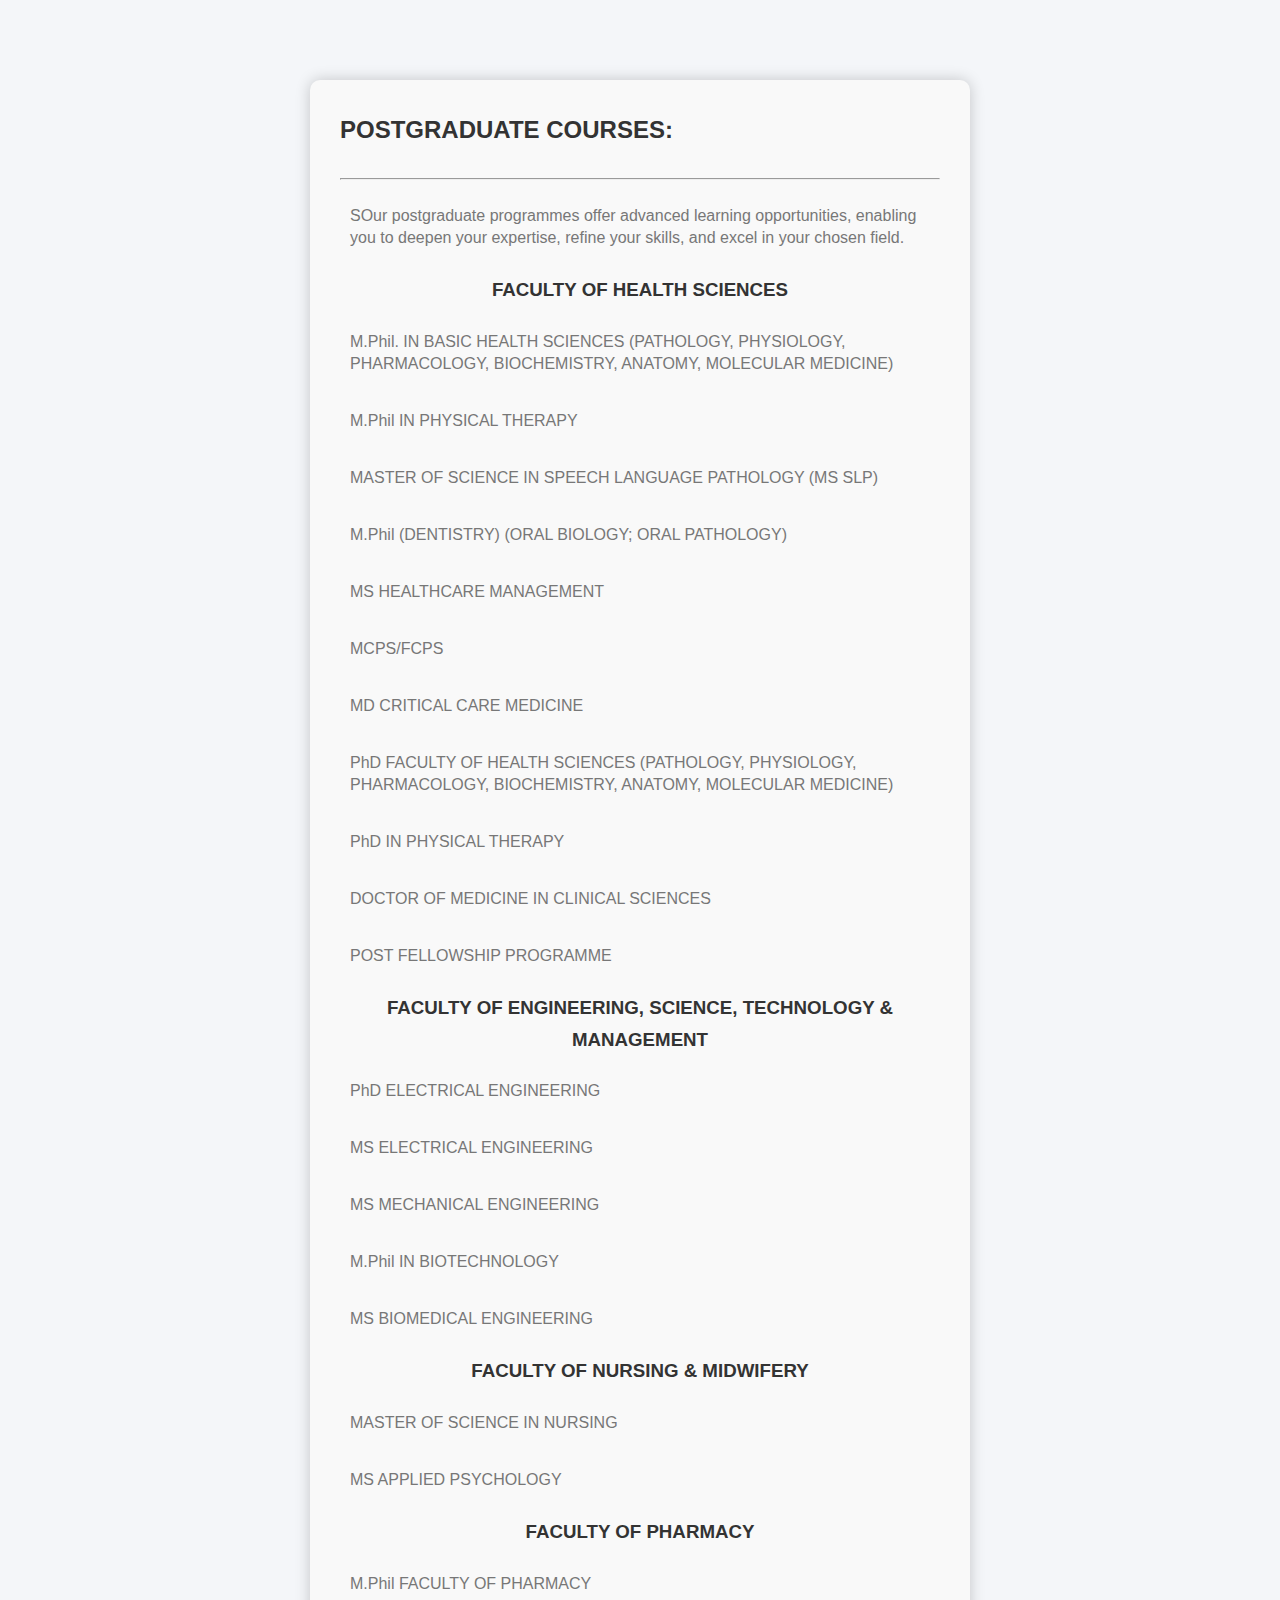
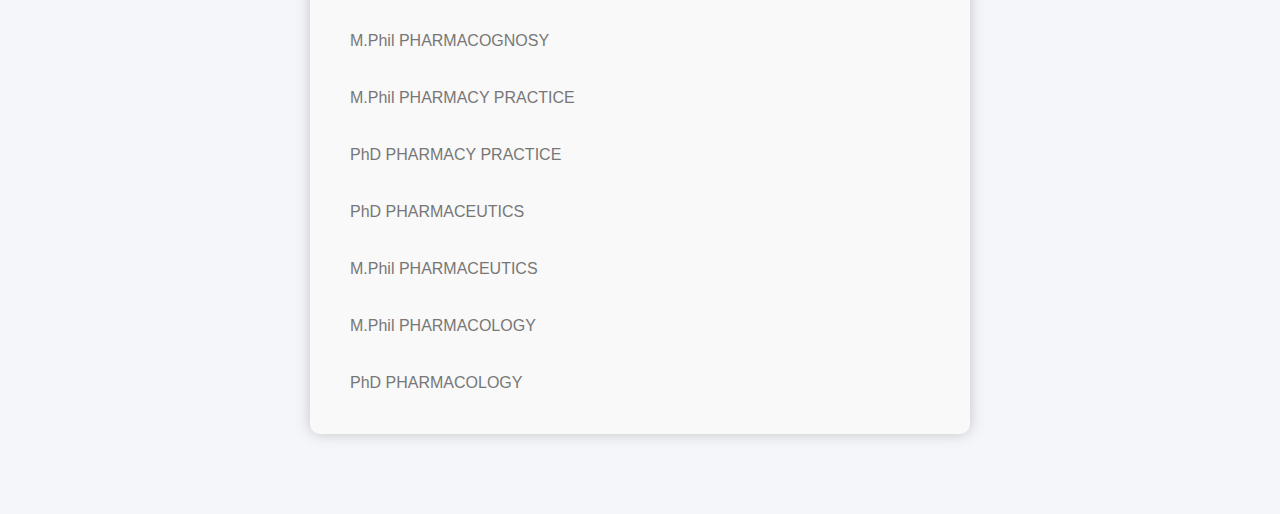
<file: YoungDev Task/post-grad.html>
<!DOCTYPE html>
<html>
<head>
    <meta charset="UTF-8">
    <title>Courses Offered</title>
    <link rel="stylesheet" href="style.css">
    <style>
        .admission-box {
            background-color: #f9f9f9;
            padding: 30px;
            border-radius: 10px;
            width: 600px;
            margin: 80px auto;
            box-shadow: 0 0 15px rgba(0,0,0,0.2);
            font-family: 'Poppins', sans-serif;
        }
    </style>
</head>
<body>
    <div class="admission-box">
        <h2><b>POSTGRADUATE COURSES:</b></h2><br><hr>
        <!-- 🖊️ Add your content below this line -->
        <p>SOur postgraduate programmes offer advanced learning opportunities, enabling you to deepen your expertise, refine your skills, and excel in your chosen field.</p>
        <h3>FACULTY OF HEALTH SCIENCES</h3>
<p>M.Phil. IN BASIC HEALTH SCIENCES (PATHOLOGY, PHYSIOLOGY, PHARMACOLOGY, BIOCHEMISTRY, ANATOMY, MOLECULAR MEDICINE)</p>
<p>M.Phil IN PHYSICAL THERAPY</p>
<p>MASTER OF SCIENCE IN SPEECH LANGUAGE PATHOLOGY (MS SLP)</p>
<p>M.Phil (DENTISTRY) (ORAL BIOLOGY; ORAL PATHOLOGY)</p>
<p>MS HEALTHCARE MANAGEMENT</p>
<p>MCPS/FCPS</p>
<p>MD CRITICAL CARE MEDICINE</p>
<p>PhD FACULTY OF HEALTH SCIENCES (PATHOLOGY, PHYSIOLOGY, PHARMACOLOGY, BIOCHEMISTRY, ANATOMY, MOLECULAR MEDICINE)</p>
<p>PhD IN PHYSICAL THERAPY</p>
<p>DOCTOR OF MEDICINE IN CLINICAL SCIENCES</p>
<p>POST FELLOWSHIP PROGRAMME</p>

<h3>FACULTY OF ENGINEERING, SCIENCE, TECHNOLOGY & MANAGEMENT</h3>
<p>PhD ELECTRICAL ENGINEERING</p>
<p>MS ELECTRICAL ENGINEERING</p>
<p>MS MECHANICAL ENGINEERING</p>
<p>M.Phil IN BIOTECHNOLOGY</p>
<p>MS BIOMEDICAL ENGINEERING</p>

<h3>FACULTY OF NURSING & MIDWIFERY</h3>
<p>MASTER OF SCIENCE IN NURSING</p>
<p>MS APPLIED PSYCHOLOGY</p>

<h3>FACULTY OF PHARMACY</h3>
<p>M.Phil FACULTY OF PHARMACY</p>
<p>M.Phil PHARMACOGNOSY</p>
<p>M.Phil PHARMACY PRACTICE</p>
<p>PhD PHARMACY PRACTICE</p>
<p>PhD PHARMACEUTICS</p>
<p>M.Phil PHARMACEUTICS</p>
<p>M.Phil PHARMACOLOGY</p>
<p>PhD PHARMACOLOGY</p>

        <!-- 🖊️ ...and continue here -->
    </div>
</body>
</html>
</file>
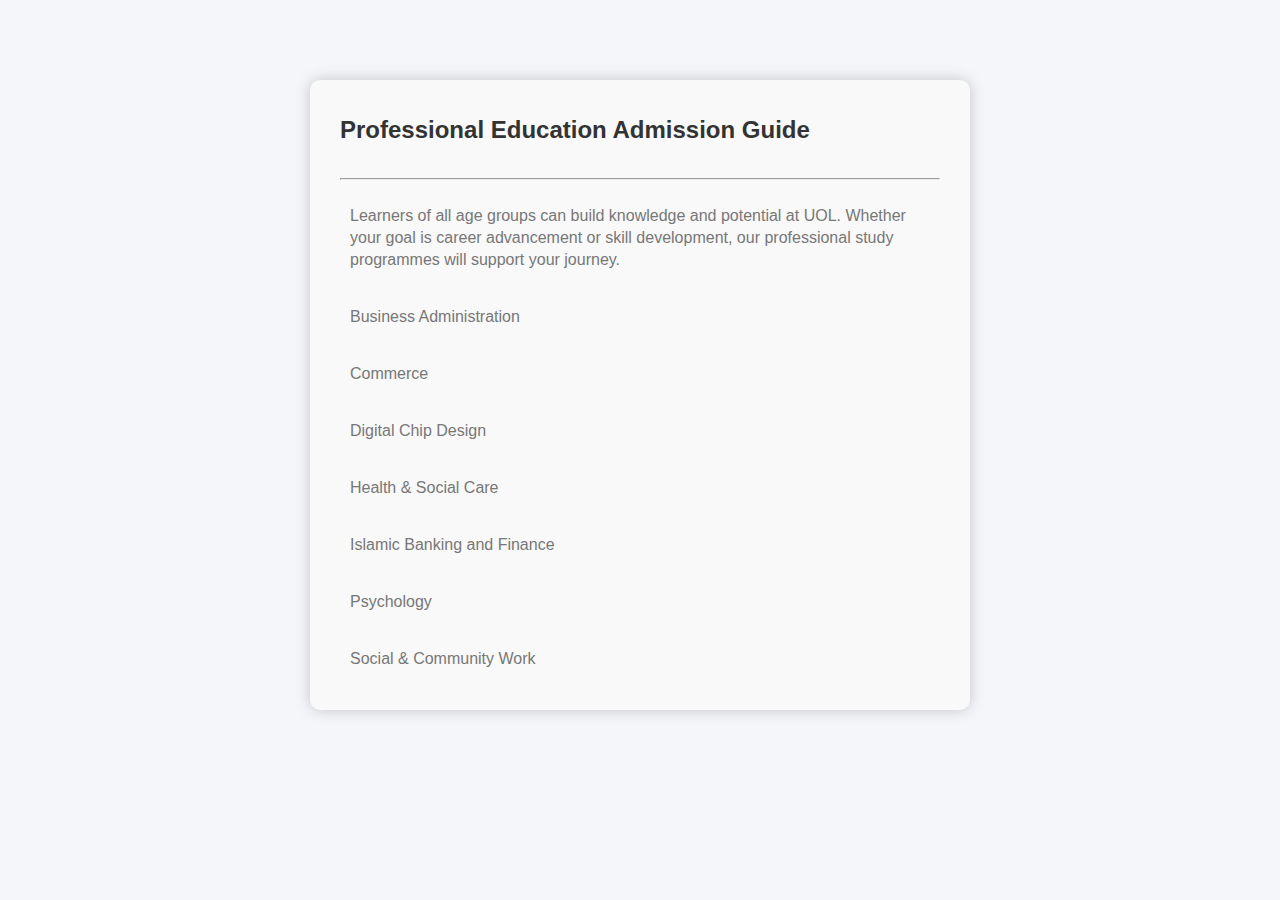
<file: YoungDev Task/prof-edu.html>
<!DOCTYPE html>
<html>
<head>
    <meta charset="UTF-8">
    <title>Courses Offered</title>
    <link rel="stylesheet" href="style.css">
    <style>
        .admission-box {
            background-color: #f9f9f9;
            padding: 30px;
            border-radius: 10px;
            width: 600px;
            margin: 80px auto;
            box-shadow: 0 0 15px rgba(0,0,0,0.2);
            font-family: 'Poppins', sans-serif;
        }
    </style>
</head>
<body>
    <div class="admission-box">
        <h2><b>Professional Education Admission Guide</b></h2><br><hr>
        <!-- 🖊️ Add your content below this line -->
        <p>Learners of all age groups can build knowledge and potential at UOL. Whether your goal is career advancement or skill development, our professional study programmes will support your journey.</p>
        <p>Business Administration</p>
<p>Commerce</p>
<p>Digital Chip Design</p>
<p>Health & Social Care</p>
<p>Islamic Banking and Finance</p>
<p>Psychology</p>
<p>Social & Community Work</p>

        <!-- 🖊️ ...and continue here -->
    </div>
</body>
</html>
</file>
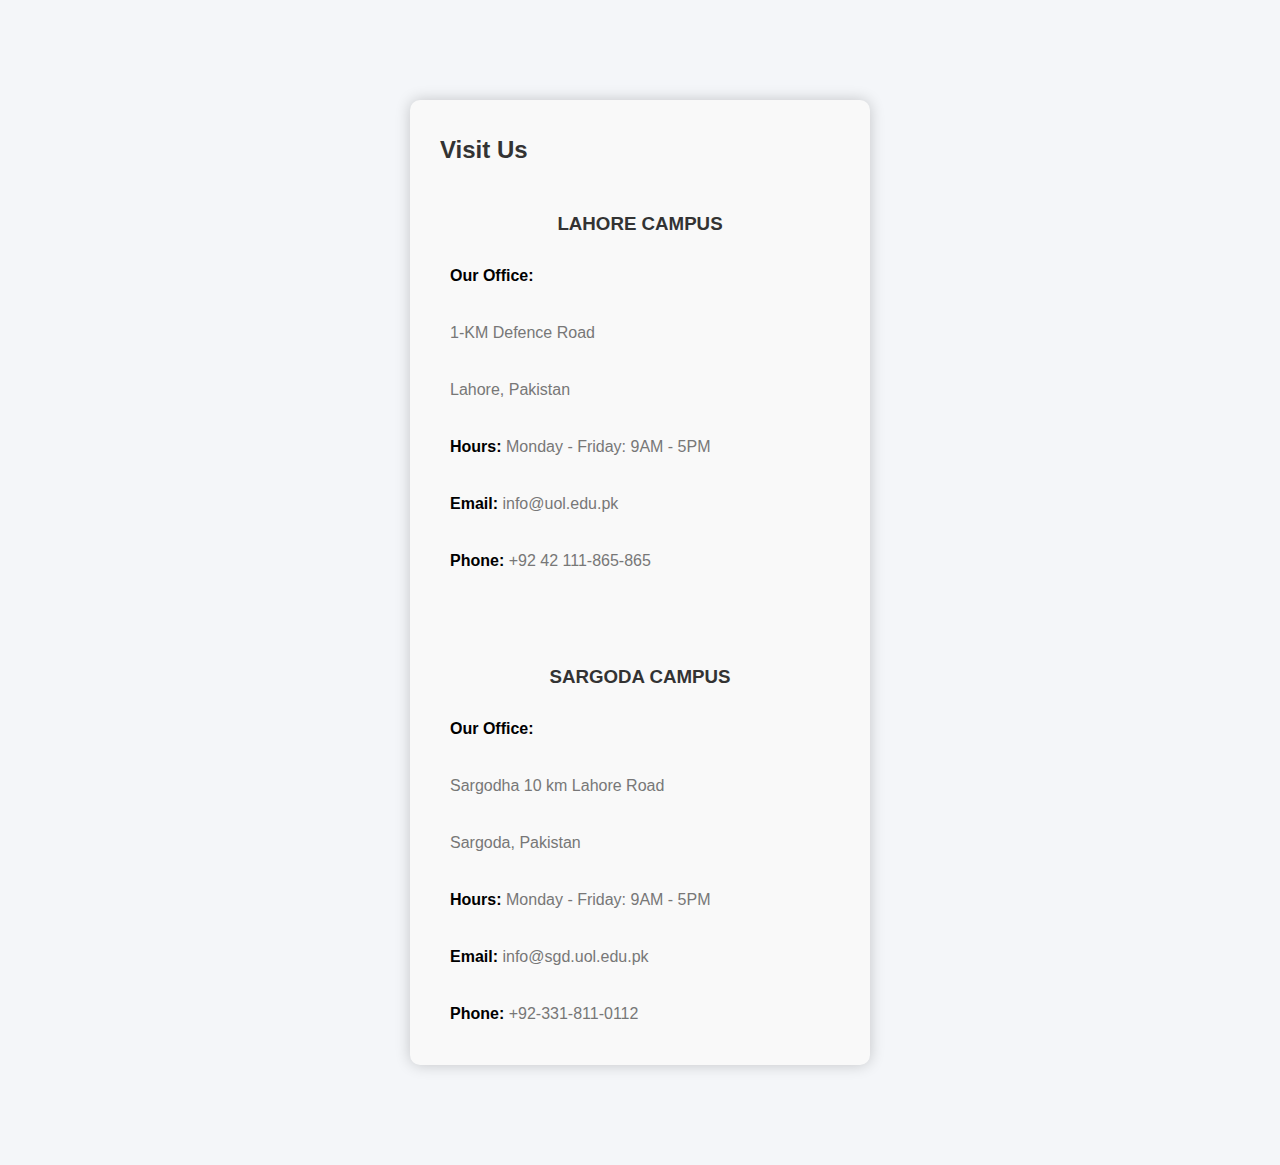
<file: YoungDev Task/visit.html>
<!DOCTYPE html>
<html>
<head>
    <meta charset="UTF-8">
    <title>Visit Us - University of Lahore</title>
    <link rel="stylesheet" href="style.css">
    <style>
        .visit-us-box {
            background-color: #f9f9f9;
            padding: 30px;
            border-radius: 10px;
            width: 400px;
            margin: 100px auto;
            box-shadow: 0 0 15px rgba(0,0,0,0.2);
            font-family: 'Poppins', sans-serif;
        }
    </style>
</head>
<body>
    <div class="visit-us-box">
        <h2>Visit Us</h2><br>
        <h3>LAHORE CAMPUS</h3>
        <p><strong>Our Office:</strong></p>
        <p>1-KM Defence Road</p>
        <p>Lahore, Pakistan</p>
        <p><strong>Hours:</strong> Monday - Friday: 9AM - 5PM</p>
        <p><strong>Email:</strong> info@uol.edu.pk</p>
        <p><strong>Phone:</strong> +92 42 111-865-865</p>
        <br>
        <br>
        <h3>SARGODA CAMPUS</h3>
        <p><strong>Our Office:</strong></p>
        <p>Sargodha 10 km Lahore Road</p>
        <p>Sargoda, Pakistan</p>
        <p><strong>Hours:</strong> Monday - Friday: 9AM - 5PM</p>
        <p><strong>Email:</strong> info@sgd.uol.edu.pk</p>
        <p><strong>Phone:</strong> +92-331-811-0112</p>
        
        
    </div>
</body>
</html>
</file>
<file: YoungDev Task/style.css>
*{
    margin: 0;
    padding: 0;
    .poppins-thin {
  font-family: "Poppins", sans-serif;
  font-weight: 100;
  font-style: normal;
}

.poppins-extralight {
  font-family: "Poppins", sans-serif;
  font-weight: 200;
  font-style: normal;
}

.poppins-regular {
  font-family: "Poppins", sans-serif;
  font-weight: 400;
  font-style: normal;
}

.poppins-semibold {
  font-family: "Poppins", sans-serif;
  font-weight: 600;
  font-style: normal;
}

.poppins-bold {
  font-family: "Poppins", sans-serif;
  font-weight: 700;
  font-style: normal;
    }
}
.header{
    min-height: 100vh;
    width:100%;
    background-image: linear-gradient(rgba(4,9,30,0.7),rgba(4,9,30,0.7)),url(images/banner.png);
    background-position: center;
    position: relative;
}
nav{
    display: flex;
    padding: 2% 6%;
    justify-content: space-between;
    align-items: center;
}
nav img{
    width: 150px;
    flex: 1;
    text-align: right;
}
.nav-links ul li{
    list-style: none;
    display: inline-block;
    padding:8px 12px;
    position: relative;
}
.nav-links ul li a{
    color: #00A693;
    text-decoration: none;
    font-size: 13px;
}
.nav-links ul li::after{
    content: "";
    width:0%;
    height: 2px;
    background: #50C878;
    display: block;
    margin:auto;
    transition: 0.5s;
}
.nav-links ul li:hover::after{
    width:100%;
}
.textbox{
    width:90%;
    color: #fff;
    position: absolute;
    top: 50%;
    left: 50%;
    transform: translate(-50%,-50%);
    text-align: center;
}
.textbox h1{
    font-size: 62px;
}
.textbox p{
    margin: 10px 0px 40px;
    font-size: 14px;
    color: #fff;
}
.hero-btn{
    display: inline-block;
    text-decoration: none;
    color: #fff;
    border: 1px solid ;
    padding: 12px 34px;
    background: transparent;
    position: relative;
    cursor: pointer;
}
.hero-btn:hover{
    border: 1px solid #50C878;
    background: #50C878;
    transition: 1s;   
}

nav .fa{
    display: none;
}

@media(max-width: 700px){
    .textbox h1{
        font-size: 20px;
    }
    .nav-links ul li{
        display: block;
    }
    .nav-links{
        position: fixed;
        background: #f44336;
        height: 100vh;
        width: 200px;
        top: 0;
        right: -200px;
        text-align: left;
        z-index: 2;
        transition: 1s;
    }
    nav .fa{
        display: block;
        color: #fff;
        margin: 10px;
        font-size: 22px;
        cursor: pointer;
    }
    .nav-links ul{
        padding: 30px;
    }
}
.visit-us-box {
    background-color: #f9f9f9;
    padding: 20px;
    border-radius: 10px;
    width: 300px;
    margin: 20px auto;
    box-shadow: 0 0 15px rgba(0,0,0,0.1);
    text-align: left;
}

.course{
    width: 80%;
    margin: auto;
    text-align: center;
    padding-top: 100px;
   
}
h1{
    font-size:36px;
    font-weight: 600;
}
p{
    color: #777;
    font-size: 14px;
    font-weight: 300;
    line-height: 22px;
    padding: 10px;
}
.row{
    margin-top: 5%;
    display: flex;
    justify-content: space-between;
}
.course-col{
    flex-basis: 31%;
    background: #fff3f3;
    border-radius: 10px;
    margin-bottom: 5%;
    padding: 20px 12px;
    box-sizing: border-box;
    transition: 0.5s;
    
    display: flex;
    flex-direction: column;
   
    align-items: center; /* ✅ centers horizontally */
    height: 250px; /* set a fixed height to allow vertical centering */
    text-align: center;
    
}
h3{
    text-align: center;
    font-weight: 600;
    margin: 10px 0;;
}
.course-col:hover{
    box-shadow: 0 0 20px 0px rgb(0,0,0,0.2);
}
.U-Programs{
    display: inline-block;
    text-decoration: none;
    color: #089404;
    border: 1px solid ;
    padding: 12px 34px;
    background: transparent;
    position: relative;
    cursor: pointer;
}
.U-Programs:hover{
    border: 1px solid #50C878;
    background: #50C878;
    transition: 1s;   
}
@media(max-width: 700px)
{
    .row{
        flex-direction: column;
    }
}
.Campus{
     width: 80%;
    margin: auto;
    text-align: center;
    padding-top: 50px;
   
}
.campus-col{
    flex-basis: 32%;
    border-radius: 10px;
    margin-bottom: 30px;
    position: relative;
    overflow: hidden;
}
.campus-col img{
    width: 100%;
    display: block;
}
.layer{
    background: transparent;
    height: 100%;
    width: 100%;
    position: absolute;
    top: 0;
    left: 0;
    transition: 0.5s;
    
}
.layer:hover{
    background: rgba(48, 102, 29, 0.8);
}
.layer h3{
    width: 100%;
    font-weight: 500;
    color: #fff;
    font-size: 26px;
    bottom: 0;
    left: 50%;
    transform: translateX(-50%);
    position: absolute;
    opacity: 0;
    transition: 0.5s;
}
.layer:hover h3{
    bottom: 49%;
    opacity: 1;
    
}
.Facilities{
    width: 80%;
    margin: auto;
    text-align: center;
    padding-top: 50px;
}
.Facilities-col{

    flex-basis: 31%;
    border-radius: 10px;
    margin-bottom: 5%;
    text-align: left;
}
.Facilities-col img{
    width: 100%;
    border-radius: 10px;
    }
.Facilities-col p{
    padding: 0;
    }
.Facilities-col h3{
    margin-top: 16px;
    margin-bottom: 15px;
    text-align: left;
    }
.testimonals{
   
    margin: auto;
    padding-top: 100px;
    text-align: center;
}
.testimonal-col{
    flex-basis: 44%;
    border-radius: 10px;
    margin-bottom: 5%;
    text-align: left;
    background: #fff3f3;
    padding: 25px;
    cursor: pointer;
    display: flex;
}
.testimonal-col img{
    height: 40px;
    margin-left: 5px;
    margin-right: 30px;
    border-radius: 50%;
}
.testimonal-col p{
    padding: 0;
}
.testimonal-col h3{
    margin-top: 15px;
    text-align: left;
}
.testimonal-col .fa{
    color: #ff336;
    
}
@media(max-width: 700px)
{
    .testimonal-col img{
        margin-left:0px;
        margin-right: 15px;
    }
}
.cta {
  margin: 100px auto;
  width: 80%;
  background-image: linear-gradient(rgba(0, 0, 0, 0.7), rgba(0, 0, 0, 0.7)), url(images/banner2.jpg);
  background-position: center;
  background-size: cover;
  border-radius: 10px;
  text-align: center;
  padding: 100px 0;
}
.cta h1{
    color: #fff;
    margin-bottom: 40px;
    padding 0;
}
@media(max-width: 700px)
{
    .cta h1{
        font-size: 24px;
    }
}
.footer{
     width: 100%;
    text-align: center;
    padding: 30px 0;
   
}
.footer-col{
    margin-top: 20px;
    margin-bottom: 25px;
    font-weight: 600;
    
}
.icons .fa-brands {
    color: #f44336;
    margin: 0 13px;
    cursor: pointer;
    padding: 18px 0;
}
.sub-header{
height: 50vh;
width: 100%;
background-image: linear-gradient(rgba(4,9,30,0.7),rgba(4,9,30,0.7)), url(images/background.jpg);
background-position: center;
background-size: cover;
text-align: center;
color: #fff
}
.sub-header h1{
    margin-top: 100px;
}
.about-us{
width: 80%;
margin: auto;
padding-top: 80px;
padding-bottom: 50px;
}
.about-col{
flex-basis: 48%;
padding: 30px 2px;
}
.about-col img{
width: 100%;
}
.about-col h1{
    padding-top=0;
}
.about-col p{
    padding: 15px 0 25px;
}
.red-btn{
    border: 1px solid #f44336;
    background: transparent;
    color:#f44336;
}
.red-btn:hover{
    color: #fff;
}
/* Hide menu and cross icons by default (desktop view) */
nav .fa-solid {
    display: none;
}

/* Mobile view */
@media (max-width: 700px) {
    nav .fa-solid {
        display: block;
        color: #fff;
        font-size: 22px;
        margin: 10px;
        cursor: pointer;
    }

    .nav-links {
        position: absolute;
        background: #f44336;
        height: 100vh;
        width: 200px;
        top: 0;
        right: -200px; /* Hidden off screen by default */
        text-align: left;
        z-index: 2;
        transition: 0.5s;
    }

    .nav-links ul {
        padding: 30px;
    }
}
.blog-content{
    width: 80%;
    margin: auto;
    padding: 60px 0;
}
.blog-left{
    flex-basis: 65%;
}
.blog-left img{
    width: 100%
}
.blog-left h2{
    color: #222;
    font-weight: 600;
    margin: 30px 0;
}
.blog-left p{
    color: #999;
    padding: 0;
}
.blog-right{
    flex-basis: 32%
}
.blog-right h3{
background: #f44336;
    color: #fff;
    padding: 7px 0;
    font-size: 16px;
    margin-bottom: 20px;
}
.blog-right div{
    display: flex;
    align-items: center;
    justify-content: space-between;
    color: #555;
    padding: 8px;
    box-sizing: border-box;
    
}


.comment-box{
border: 1px solid #ccc;
margin: 50px 0;
padding: 10px 20px;
}
.comment-box h3{
text-align: left;
 }

.comment-form input, .comment-form textarea{
width: 100%;
padding: 10px;
margin: 15px 0;
box-sizing: border-box;
border: none;
outline: none;
background: #f0f0f0;
}
.comment-form button{
    margin: 10px 0;
}
@media(max-width: 700px)
{
    .sub-header h1{
        font-size: 24px;
    }
}
.location{
    width: 80%;
    margin: auto;
    padding: 80px 0;
}
.location iframe{
    width: 100%;
}
.contact-us{
width: 80%;
margin: auto;
}
.contact-col {
  flex-basis: 48%;
  margin-bottom: 30px;
}

.contact-col div {
  display: flex;
  align-items: center;
  margin-bottom: 40px;
}

/* Correct selector for FA6 icons */
.contact-col div i {
  font-size: 28px;
  color: #f44336;
  margin: 10px;
  margin-right: 30px;
}

.contact-col div p {
  padding: 0;
}

.contact-col div h5 {
  font-size: 20px;
  margin-bottom: 5px;
  color: #555;
  font-weight: 400;
}
.contact-col input, .contact-col textarea{
width: 100%;
padding: 15px;
margin-bottom: 17px;
outline: none;
border: 1px solid #ccc;
    box-sizing: border-box;
}
/* Base styles */
body {
    font-family: 'Segoe UI', Tahoma, Geneva, Verdana, sans-serif;
    line-height: 1.7;
    margin: 0;
    padding: 0;
    background-color: #f4f6f9;
    color: #333;
}

/* Section styling */
section#uol-overview {
    max-width: 900px;
    margin: 40px auto;
    padding: 40px;
    background-color: #fff;
    border-radius: 12px;
    box-shadow: 0 5px 15px rgba(0, 0, 0, 0.1);
}

/* Paragraphs and Lists */
p {
    font-size: 1em;
    margin: 15px 0;
}

ul {
    padding-left: 20px;
    margin: 10px 0 20px 0;
}

ul li {
    margin-bottom: 8px;
}

/* Bold text */
strong {
    font-weight: 600;
    color: #000;
}

/* Contact info styling */
p:last-child {
    margin-bottom: 0;
}

/* Responsive */
@media (max-width: 768px) {
    section#uol-overview {
        padding: 20px;
        margin: 20px;
    }

    h1 {
        font-size: 2em;
    }

    h2 {
        font-size: 1.5em;
    }

    h3 {
        font-size: 1.2em;
    }
}
.social-icons a {
  color: #ffffff;
  font-size: 24px;
  margin: 0 10px;
  text-decoration: none;
  transition: color 0.3s ease;
}

.social-icons a:hover {
  color: #61BFD9; /* or your preferred highlight color */
}
</file>
